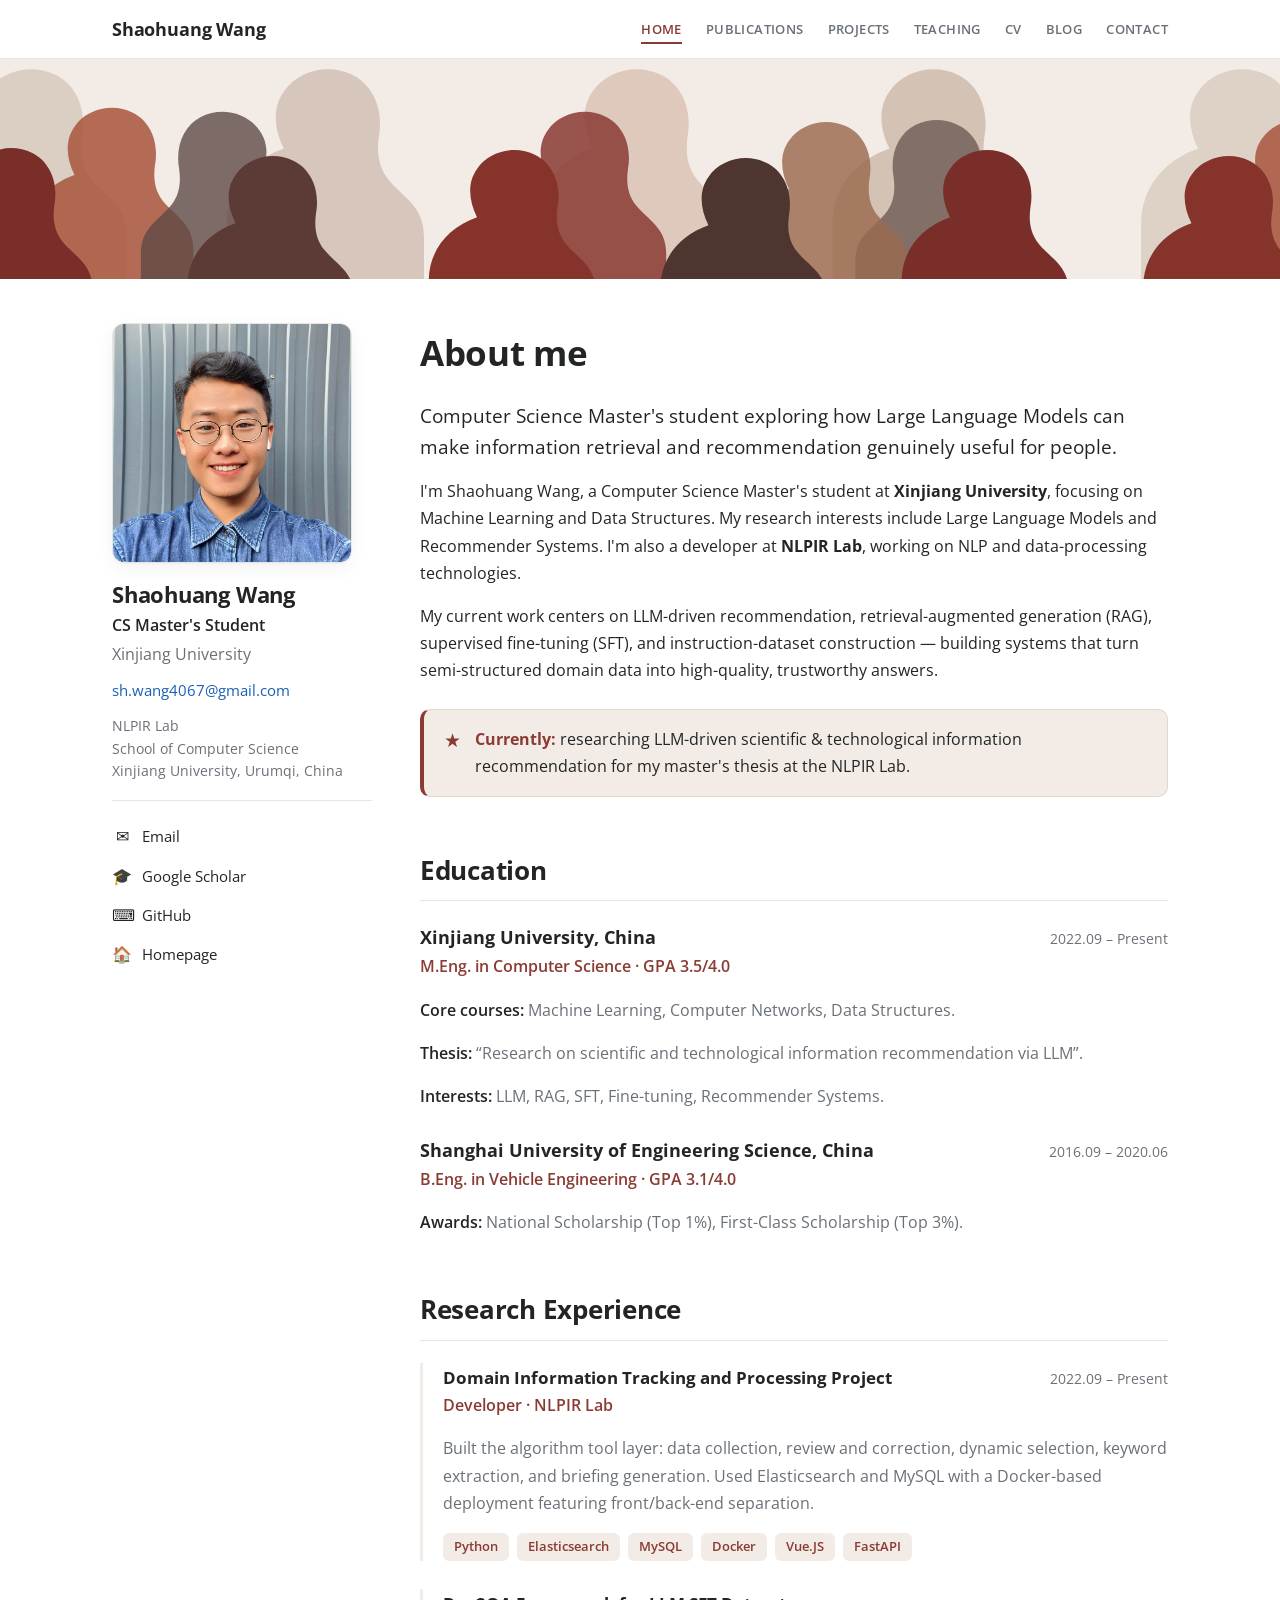
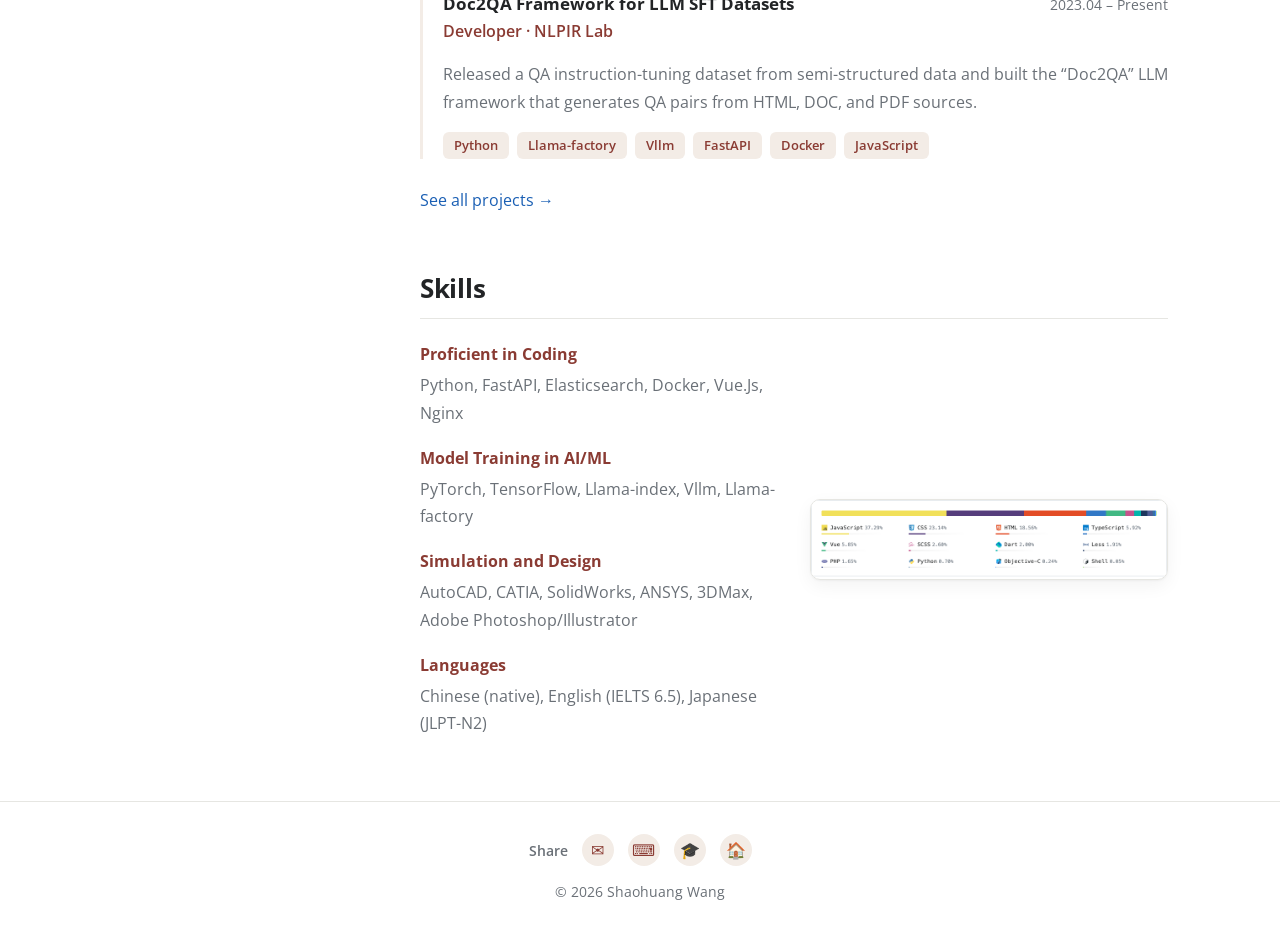
<file: index.html>
<!DOCTYPE html>
<html lang="en">
<head>
  <meta charset="UTF-8" />
  <meta name="viewport" content="width=device-width, initial-scale=1.0" />
  <title>Shaohuang Wang — Home</title>
  <meta name="description" content="Shaohuang Wang — Computer Science Master's student at Xinjiang University and developer at NLPIR Lab. Research on Large Language Models and Recommender Systems." />
  <meta name="author" content="Shaohuang Wang" />
  <link rel="icon" href="data:image/svg+xml,<svg xmlns=%22http://www.w3.org/2000/svg%22 viewBox=%220 0 100 100%22><text y=%22.9em%22 font-size=%2290%22>📘</text></svg>" />
  <link rel="preconnect" href="https://fonts.googleapis.com" />
  <link rel="preconnect" href="https://fonts.gstatic.com" crossorigin />
  <link href="https://fonts.googleapis.com/css2?family=Open+Sans:wght@400;700&display=swap" rel="stylesheet" />
  <link rel="stylesheet" href="css/style.css" />
</head>
<body>
  <!-- ===== Header bar ===== -->
  <header class="site-header" id="top">
    <div class="site-header-inner">
      <a class="brand" href="index.html">Shaohuang Wang</a>
      <input type="checkbox" id="nav-toggle" class="nav-toggle" aria-hidden="true" />
      <label for="nav-toggle" class="nav-burger" aria-label="Toggle navigation">
        <span></span><span></span><span></span>
      </label>
      <nav class="nav" aria-label="Primary">
        <ul class="nav-links">
          <li><a href="index.html" class="is-current" aria-current="page">Home</a></li>
          <li><a href="publications.html">Publications</a></li>
          <li><a href="projects.html">Projects</a></li>
          <li><a href="teaching.html">Teaching</a></li>
          <li><a href="cv.html">CV</a></li>
          <li><a href="blog.html">Blog</a></li>
          <li><a href="contact.html">Contact</a></li>
        </ul>
      </nav>
    </div>
  </header>

  <!-- ===== Full-width decorative banner ===== -->
  <div class="banner">
    <img src="static/banner.svg" alt="Decorative banner of overlapping human head-and-shoulders profile silhouettes in maroon and terracotta tones" />
  </div>

  <!-- ===== Two-column body ===== -->
  <div class="layout">
    <!-- ----- Left sidebar ----- -->
    <aside class="sidebar">
      <img class="sidebar-photo" src="static/self.jpeg" alt="Portrait of Shaohuang Wang" width="240" height="240" />
      <h1 class="sidebar-name">Shaohuang Wang</h1>
      <p class="sidebar-title">CS Master's Student</p>
      <p class="sidebar-affil">Xinjiang University</p>
      <p class="sidebar-email"><a href="mailto:sh.wang4067@gmail.com">sh.wang4067@gmail.com</a></p>
      <p class="sidebar-dept">
        NLPIR Lab<br />
        School of Computer Science<br />
        Xinjiang University, Urumqi, China
      </p>
      <ul class="social" aria-label="Profiles and contact">
        <li><a href="mailto:sh.wang4067@gmail.com"><span class="ico" aria-hidden="true">✉</span> Email</a></li>
        <li><a href="https://scholar.google.com" target="_blank" rel="noopener"><span class="ico" aria-hidden="true">🎓</span> Google Scholar</a></li>
        <li><a href="https://github.com/wdzhwsh4076" target="_blank" rel="noopener"><span class="ico" aria-hidden="true">⌨</span> GitHub</a></li>
        <li><a href="https://nicedata.eu.org" target="_blank" rel="noopener"><span class="ico" aria-hidden="true">🏠</span> Homepage</a></li>
      </ul>
    </aside>

    <!-- ----- Right main column ----- -->
    <main class="main">
      <!-- About -->
      <section class="block" id="about">
        <h2 class="about-title">About me</h2>
        <p class="lead">
          Computer Science Master's student exploring how Large Language Models can make
          information retrieval and recommendation genuinely useful for people.
        </p>
        <p>
          I'm Shaohuang Wang, a Computer Science Master's student at <strong>Xinjiang University</strong>,
          focusing on Machine Learning and Data Structures. My research interests include
          Large Language Models and Recommender Systems. I'm also a developer at
          <strong>NLPIR Lab</strong>, working on NLP and data-processing technologies.
        </p>
        <p>
          My current work centers on LLM-driven recommendation, retrieval-augmented generation (RAG),
          supervised fine-tuning (SFT), and instruction-dataset construction — building systems that
          turn semi-structured domain data into high-quality, trustworthy answers.
        </p>

        <div class="callout">
          <span class="callout-icon" aria-hidden="true">★</span>
          <p>
            <strong>Currently:</strong> researching LLM-driven scientific &amp; technological
            information recommendation for my master's thesis at the NLPIR Lab.
          </p>
        </div>
      </section>

      <!-- Education -->
      <section class="block" id="education">
        <h2 class="block-title">Education</h2>
        <div class="edu-item">
          <div class="edu-head">
            <h3>Xinjiang University, China</h3>
            <span class="edu-date">2022.09 &ndash; Present</span>
          </div>
          <p class="edu-degree">M.Eng. in Computer Science &middot; GPA 3.5/4.0</p>
          <p class="edu-detail"><strong>Core courses:</strong> Machine Learning, Computer Networks, Data Structures.</p>
          <p class="edu-detail"><strong>Thesis:</strong> &ldquo;Research on scientific and technological information recommendation via LLM&rdquo;.</p>
          <p class="edu-detail"><strong>Interests:</strong> LLM, RAG, SFT, Fine-tuning, Recommender Systems.</p>
        </div>
        <div class="edu-item">
          <div class="edu-head">
            <h3>Shanghai University of Engineering Science, China</h3>
            <span class="edu-date">2016.09 &ndash; 2020.06</span>
          </div>
          <p class="edu-degree">B.Eng. in Vehicle Engineering &middot; GPA 3.1/4.0</p>
          <p class="edu-detail"><strong>Awards:</strong> National Scholarship (Top 1%), First-Class Scholarship (Top 3%).</p>
        </div>
      </section>

      <!-- Research Experience -->
      <section class="block" id="research">
        <h2 class="block-title">Research Experience</h2>
        <div class="exp-item">
          <div class="exp-head">
            <h3>Domain Information Tracking and Processing Project</h3>
            <span class="exp-date">2022.09 &ndash; Present</span>
          </div>
          <p class="exp-role">Developer &middot; NLPIR Lab</p>
          <p class="exp-detail">
            Built the algorithm tool layer: data collection, review and correction, dynamic selection,
            keyword extraction, and briefing generation. Used Elasticsearch and MySQL with a
            Docker-based deployment featuring front/back-end separation.
          </p>
          <ul class="tag-row" aria-label="Tech stack">
            <li>Python</li><li>Elasticsearch</li><li>MySQL</li><li>Docker</li><li>Vue.JS</li><li>FastAPI</li>
          </ul>
        </div>
        <div class="exp-item">
          <div class="exp-head">
            <h3>Doc2QA Framework for LLM SFT Datasets</h3>
            <span class="exp-date">2023.04 &ndash; Present</span>
          </div>
          <p class="exp-role">Developer &middot; NLPIR Lab</p>
          <p class="exp-detail">
            Released a QA instruction-tuning dataset from semi-structured data and built the
            &ldquo;Doc2QA&rdquo; LLM framework that generates QA pairs from HTML, DOC, and PDF sources.
          </p>
          <ul class="tag-row" aria-label="Tech stack">
            <li>Python</li><li>Llama-factory</li><li>Vllm</li><li>FastAPI</li><li>Docker</li><li>JavaScript</li>
          </ul>
        </div>
        <p><a href="projects.html">See all projects &rarr;</a></p>
      </section>

      <!-- Skills -->
      <section class="block" id="skills">
        <h2 class="block-title">Skills</h2>
        <div class="skills-grid">
          <div class="skills-text">
            <div class="skill-block">
              <h3>Proficient in Coding</h3>
              <p>Python, FastAPI, Elasticsearch, Docker, Vue.Js, Nginx</p>
            </div>
            <div class="skill-block">
              <h3>Model Training in AI/ML</h3>
              <p>PyTorch, TensorFlow, Llama-index, Vllm, Llama-factory</p>
            </div>
            <div class="skill-block">
              <h3>Simulation and Design</h3>
              <p>AutoCAD, CATIA, SolidWorks, ANSYS, 3DMax, Adobe Photoshop/Illustrator</p>
            </div>
            <div class="skill-block">
              <h3>Languages</h3>
              <p>Chinese (native), English (IELTS 6.5), Japanese (JLPT-N2)</p>
            </div>
          </div>
          <figure class="skills-figure">
            <img src="static/stack.png" alt="Diagram of Shaohuang Wang's technical skill stack" loading="lazy" />
          </figure>
        </div>
      </section>
    </main>
  </div>

  <!-- ===== Footer ===== -->
  <footer class="footer">
    <div class="footer-share" aria-label="Share and profiles">
      <span class="footer-share-label">Share</span>
      <a href="mailto:sh.wang4067@gmail.com" aria-label="Email">✉</a>
      <a href="https://github.com/wdzhwsh4076" target="_blank" rel="noopener" aria-label="GitHub">⌨</a>
      <a href="https://scholar.google.com" target="_blank" rel="noopener" aria-label="Google Scholar">🎓</a>
      <a href="https://nicedata.eu.org" target="_blank" rel="noopener" aria-label="Homepage">🏠</a>
    </div>
    <p class="footer-copy">&copy; <span id="year">2026</span> Shaohuang Wang</p>
  </footer>

  <script src="js/main.js"></script>
</body>
</html>
</file>
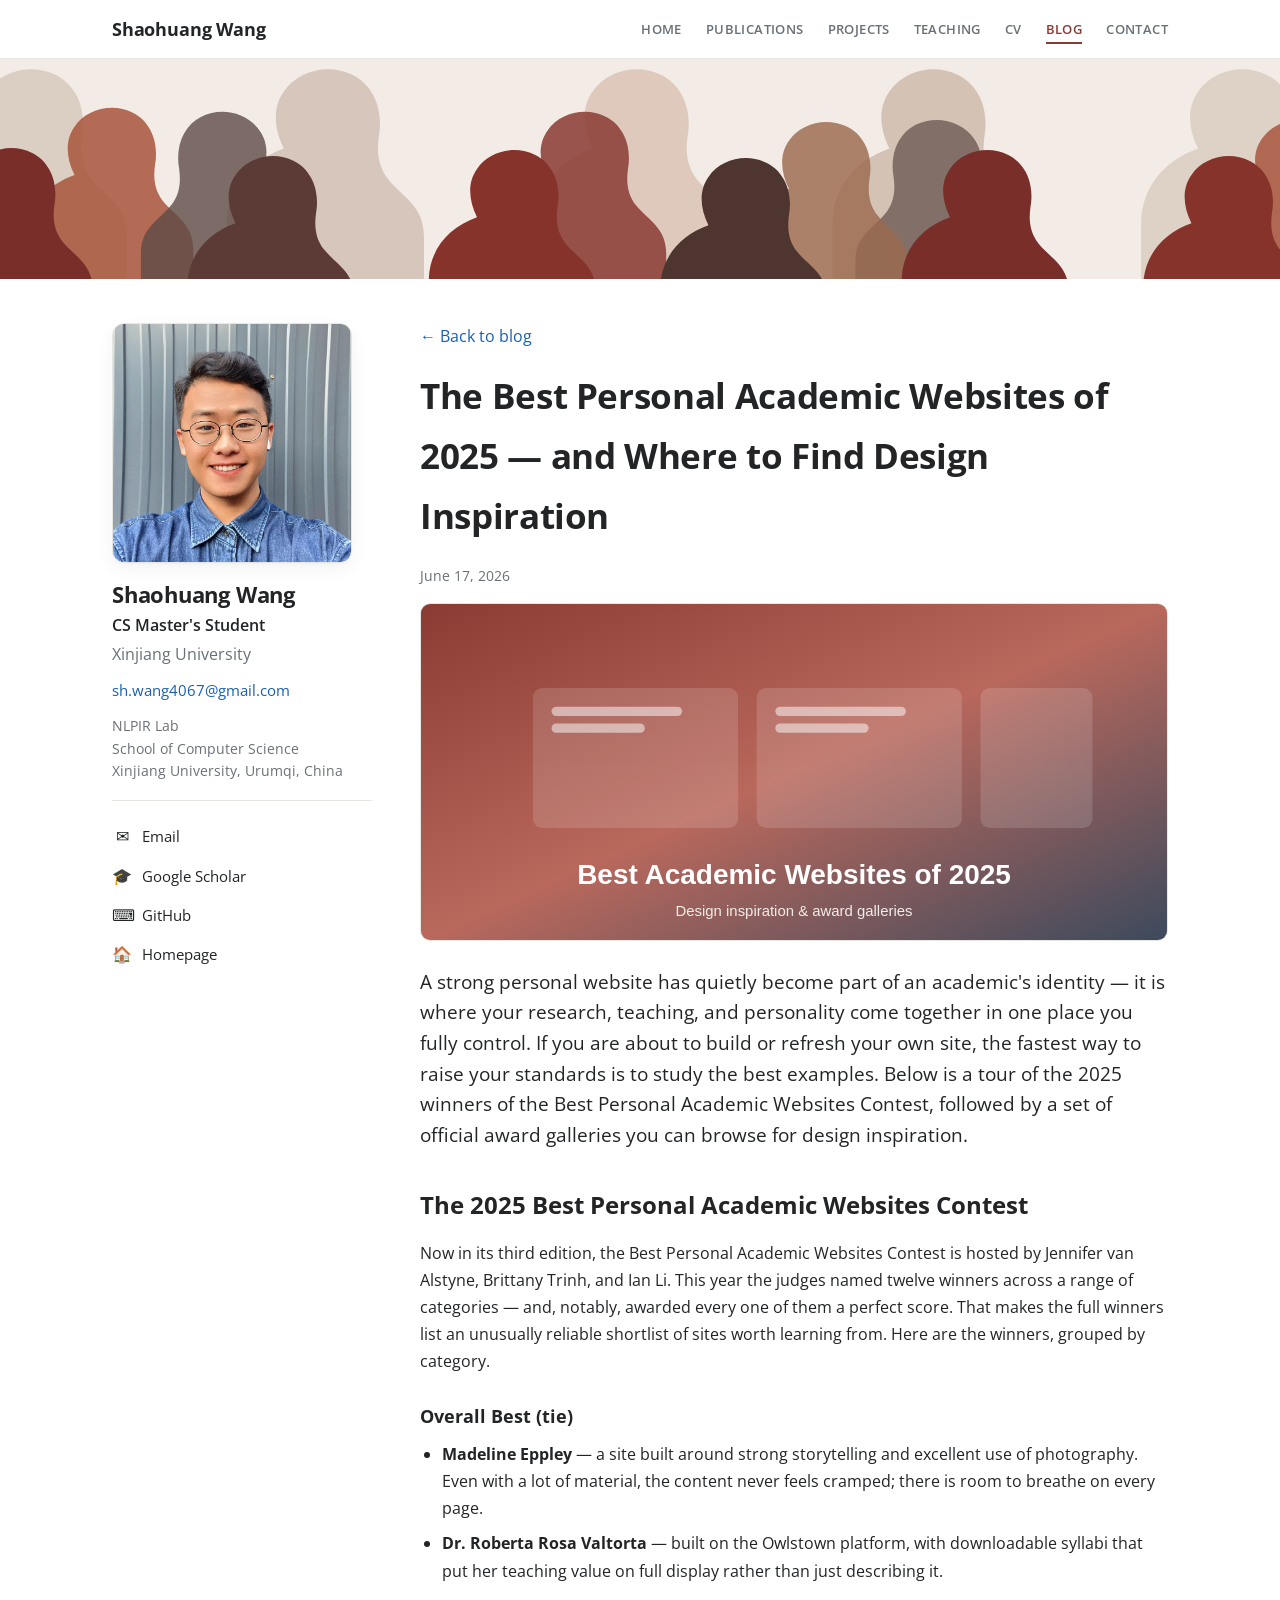
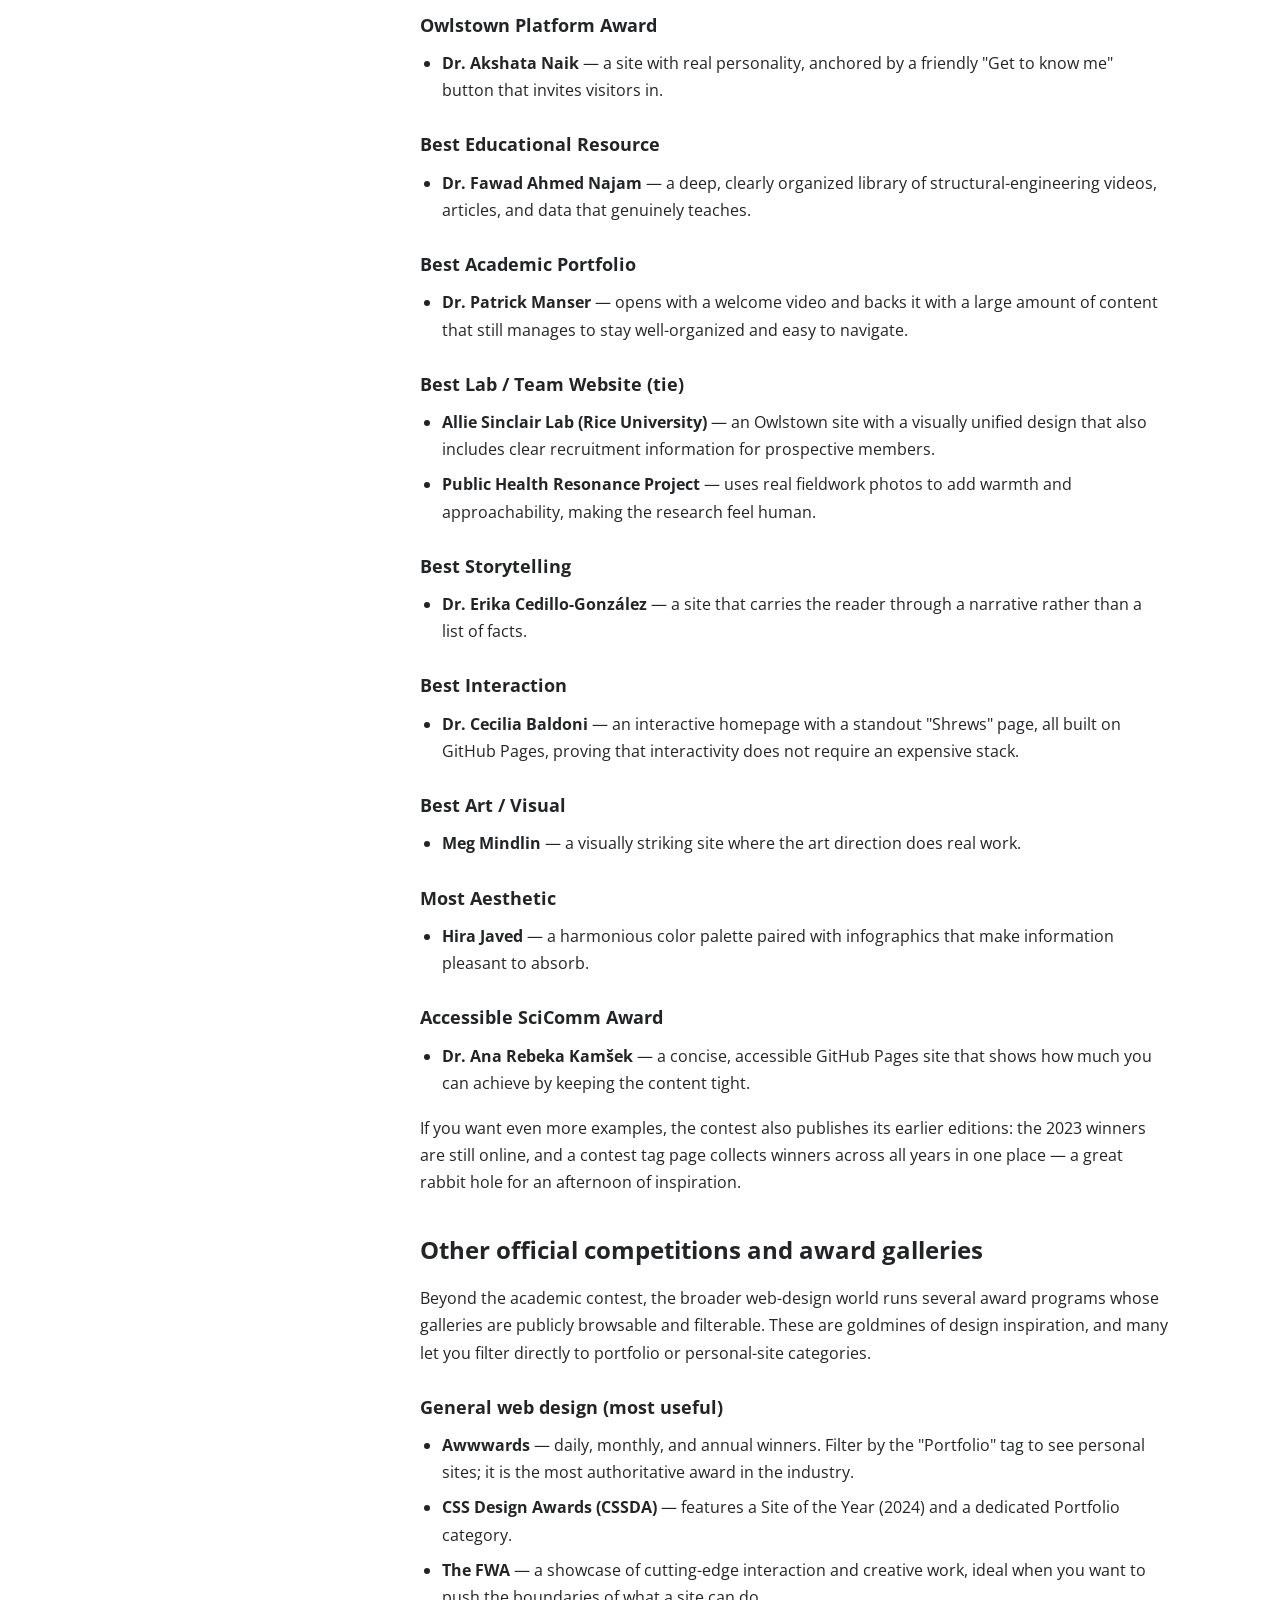
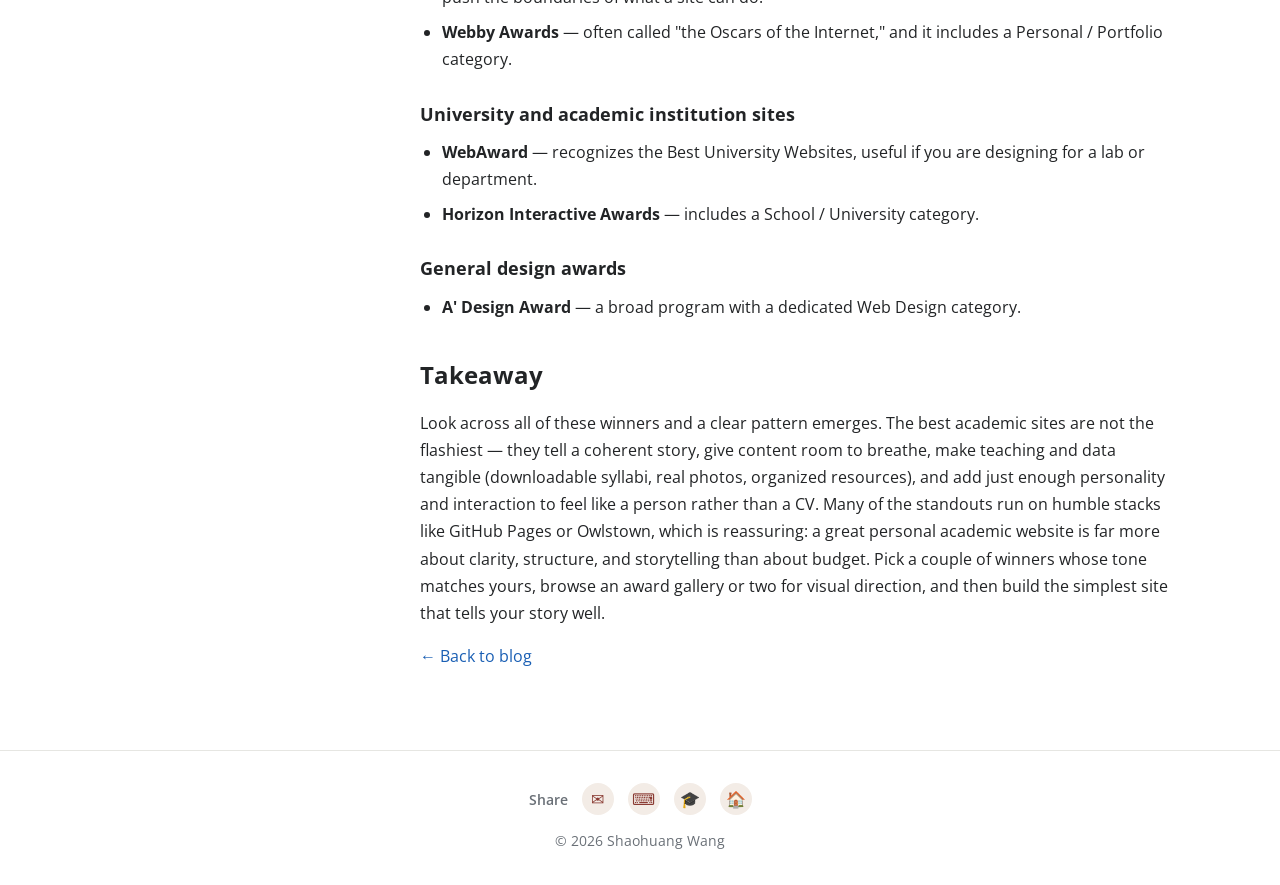
<file: blog-best-academic-websites-2025.html>
<!DOCTYPE html>
<html lang="en">
<head>
  <meta charset="UTF-8" />
  <meta name="viewport" content="width=device-width, initial-scale=1.0" />
  <title>The Best Personal Academic Websites of 2025 — Shaohuang Wang</title>
  <meta name="description" content="A guide to the 2025 Best Personal Academic Websites Contest winners and the official design-award galleries that make great inspiration for your own academic site." />
  <meta name="author" content="Shaohuang Wang" />
  <link rel="icon" href="data:image/svg+xml,<svg xmlns=%22http://www.w3.org/2000/svg%22 viewBox=%220 0 100 100%22><text y=%22.9em%22 font-size=%2290%22>📘</text></svg>" />
  <link rel="preconnect" href="https://fonts.googleapis.com" />
  <link rel="preconnect" href="https://fonts.gstatic.com" crossorigin />
  <link href="https://fonts.googleapis.com/css2?family=Open+Sans:wght@400;700&display=swap" rel="stylesheet" />
  <link rel="stylesheet" href="css/style.css" />
</head>
<body>
  <!-- ===== Header bar ===== -->
  <header class="site-header" id="top">
    <div class="site-header-inner">
      <a class="brand" href="index.html">Shaohuang Wang</a>
      <input type="checkbox" id="nav-toggle" class="nav-toggle" aria-hidden="true" />
      <label for="nav-toggle" class="nav-burger" aria-label="Toggle navigation">
        <span></span><span></span><span></span>
      </label>
      <nav class="nav" aria-label="Primary">
        <ul class="nav-links">
          <li><a href="index.html">Home</a></li>
          <li><a href="publications.html">Publications</a></li>
          <li><a href="projects.html">Projects</a></li>
          <li><a href="teaching.html">Teaching</a></li>
          <li><a href="cv.html">CV</a></li>
          <li><a href="blog.html" class="is-current" aria-current="page">Blog</a></li>
          <li><a href="contact.html">Contact</a></li>
        </ul>
      </nav>
    </div>
  </header>

  <!-- ===== Full-width decorative banner ===== -->
  <div class="banner">
    <img src="static/banner.svg" alt="Decorative banner of overlapping human head-and-shoulders profile silhouettes in maroon and terracotta tones" />
  </div>

  <!-- ===== Two-column body ===== -->
  <div class="layout">
    <!-- ----- Left sidebar ----- -->
    <aside class="sidebar">
      <img class="sidebar-photo" src="static/self.jpeg" alt="Portrait of Shaohuang Wang" width="240" height="240" />
      <p class="sidebar-name">Shaohuang Wang</p>
      <p class="sidebar-title">CS Master's Student</p>
      <p class="sidebar-affil">Xinjiang University</p>
      <p class="sidebar-email"><a href="mailto:sh.wang4067@gmail.com">sh.wang4067@gmail.com</a></p>
      <p class="sidebar-dept">
        NLPIR Lab<br />
        School of Computer Science<br />
        Xinjiang University, Urumqi, China
      </p>
      <ul class="social" aria-label="Profiles and contact">
        <li><a href="mailto:sh.wang4067@gmail.com"><span class="ico" aria-hidden="true">✉</span> Email</a></li>
        <li><a href="https://scholar.google.com" target="_blank" rel="noopener"><span class="ico" aria-hidden="true">🎓</span> Google Scholar</a></li>
        <li><a href="https://github.com/wdzhwsh4076" target="_blank" rel="noopener"><span class="ico" aria-hidden="true">⌨</span> GitHub</a></li>
        <li><a href="https://nicedata.eu.org" target="_blank" rel="noopener"><span class="ico" aria-hidden="true">🏠</span> Homepage</a></li>
      </ul>
    </aside>

    <!-- ----- Right main column ----- -->
    <main class="main">
      <article class="block article">
        <p><a href="blog.html">&larr; Back to blog</a></p>
        <h1 class="about-title">The Best Personal Academic Websites of 2025 — and Where to Find Design Inspiration</h1>
        <p class="post-date">June 17, 2026</p>

        <div class="article-cover">
          <img src="static/blog-cover.svg" alt="Illustration of academic website cards under the heading 'Best Academic Websites of 2025'" />
        </div>

        <p class="lead">
          A strong personal website has quietly become part of an academic's identity — it is where
          your research, teaching, and personality come together in one place you fully control. If
          you are about to build or refresh your own site, the fastest way to raise your standards is
          to study the best examples. Below is a tour of the 2025 winners of the Best Personal
          Academic Websites Contest, followed by a set of official award galleries you can browse for
          design inspiration.
        </p>

        <h2>The 2025 Best Personal Academic Websites Contest</h2>
        <p>
          Now in its third edition, the Best Personal Academic Websites Contest is hosted by
          Jennifer van Alstyne, Brittany Trinh, and Ian Li. This year the judges named twelve
          winners across a range of categories — and, notably, awarded every one of them a perfect
          score. That makes the full winners list an unusually reliable shortlist of sites worth
          learning from. Here are the winners, grouped by category.
        </p>

        <h3>Overall Best (tie)</h3>
        <ul>
          <li>
            <strong>Madeline Eppley</strong> — a site built around strong storytelling and excellent
            use of photography. Even with a lot of material, the content never feels cramped; there
            is room to breathe on every page.
          </li>
          <li>
            <strong>Dr. Roberta Rosa Valtorta</strong> — built on the Owlstown platform, with
            downloadable syllabi that put her teaching value on full display rather than just
            describing it.
          </li>
        </ul>

        <h3>Owlstown Platform Award</h3>
        <ul>
          <li>
            <strong>Dr. Akshata Naik</strong> — a site with real personality, anchored by a friendly
            "Get to know me" button that invites visitors in.
          </li>
        </ul>

        <h3>Best Educational Resource</h3>
        <ul>
          <li>
            <strong>Dr. Fawad Ahmed Najam</strong> — a deep, clearly organized library of
            structural-engineering videos, articles, and data that genuinely teaches.
          </li>
        </ul>

        <h3>Best Academic Portfolio</h3>
        <ul>
          <li>
            <strong>Dr. Patrick Manser</strong> — opens with a welcome video and backs it with a
            large amount of content that still manages to stay well-organized and easy to navigate.
          </li>
        </ul>

        <h3>Best Lab / Team Website (tie)</h3>
        <ul>
          <li>
            <strong>Allie Sinclair Lab (Rice University)</strong> — an Owlstown site with a visually
            unified design that also includes clear recruitment information for prospective members.
          </li>
          <li>
            <strong>Public Health Resonance Project</strong> — uses real fieldwork photos to add
            warmth and approachability, making the research feel human.
          </li>
        </ul>

        <h3>Best Storytelling</h3>
        <ul>
          <li><strong>Dr. Erika Cedillo-González</strong> — a site that carries the reader through a narrative rather than a list of facts.</li>
        </ul>

        <h3>Best Interaction</h3>
        <ul>
          <li>
            <strong>Dr. Cecilia Baldoni</strong> — an interactive homepage with a standout "Shrews"
            page, all built on GitHub Pages, proving that interactivity does not require an expensive
            stack.
          </li>
        </ul>

        <h3>Best Art / Visual</h3>
        <ul>
          <li><strong>Meg Mindlin</strong> — a visually striking site where the art direction does real work.</li>
        </ul>

        <h3>Most Aesthetic</h3>
        <ul>
          <li><strong>Hira Javed</strong> — a harmonious color palette paired with infographics that make information pleasant to absorb.</li>
        </ul>

        <h3>Accessible SciComm Award</h3>
        <ul>
          <li>
            <strong>Dr. Ana Rebeka Kamšek</strong> — a concise, accessible GitHub Pages site that
            shows how much you can achieve by keeping the content tight.
          </li>
        </ul>

        <p>
          If you want even more examples, the contest also publishes its earlier editions: the 2023
          winners are still online, and a contest tag page collects winners across all years in one
          place — a great rabbit hole for an afternoon of inspiration.
        </p>

        <h2>Other official competitions and award galleries</h2>
        <p>
          Beyond the academic contest, the broader web-design world runs several award programs whose
          galleries are publicly browsable and filterable. These are goldmines of design inspiration,
          and many let you filter directly to portfolio or personal-site categories.
        </p>

        <h3>General web design (most useful)</h3>
        <ul>
          <li>
            <strong>Awwwards</strong> — daily, monthly, and annual winners. Filter by the "Portfolio"
            tag to see personal sites; it is the most authoritative award in the industry.
          </li>
          <li>
            <strong>CSS Design Awards (CSSDA)</strong> — features a Site of the Year (2024) and a
            dedicated Portfolio category.
          </li>
          <li>
            <strong>The FWA</strong> — a showcase of cutting-edge interaction and creative work, ideal
            when you want to push the boundaries of what a site can do.
          </li>
          <li>
            <strong>Webby Awards</strong> — often called "the Oscars of the Internet," and it includes
            a Personal / Portfolio category.
          </li>
        </ul>

        <h3>University and academic institution sites</h3>
        <ul>
          <li><strong>WebAward</strong> — recognizes the Best University Websites, useful if you are designing for a lab or department.</li>
          <li><strong>Horizon Interactive Awards</strong> — includes a School / University category.</li>
        </ul>

        <h3>General design awards</h3>
        <ul>
          <li><strong>A' Design Award</strong> — a broad program with a dedicated Web Design category.</li>
        </ul>

        <h2>Takeaway</h2>
        <p>
          Look across all of these winners and a clear pattern emerges. The best academic sites are
          not the flashiest — they tell a coherent story, give content room to breathe, make teaching
          and data tangible (downloadable syllabi, real photos, organized resources), and add just
          enough personality and interaction to feel like a person rather than a CV. Many of the
          standouts run on humble stacks like GitHub Pages or Owlstown, which is reassuring: a great
          personal academic website is far more about clarity, structure, and storytelling than about
          budget. Pick a couple of winners whose tone matches yours, browse an award gallery or two
          for visual direction, and then build the simplest site that tells your story well.
        </p>

        <p><a href="blog.html">&larr; Back to blog</a></p>
      </article>
    </main>
  </div>

  <!-- ===== Footer ===== -->
  <footer class="footer">
    <div class="footer-share" aria-label="Share and profiles">
      <span class="footer-share-label">Share</span>
      <a href="mailto:sh.wang4067@gmail.com" aria-label="Email">✉</a>
      <a href="https://github.com/wdzhwsh4076" target="_blank" rel="noopener" aria-label="GitHub">⌨</a>
      <a href="https://scholar.google.com" target="_blank" rel="noopener" aria-label="Google Scholar">🎓</a>
      <a href="https://nicedata.eu.org" target="_blank" rel="noopener" aria-label="Homepage">🏠</a>
    </div>
    <p class="footer-copy">&copy; <span id="year">2026</span> Shaohuang Wang</p>
  </footer>

  <script src="js/main.js"></script>
</body>
</html>
</file>
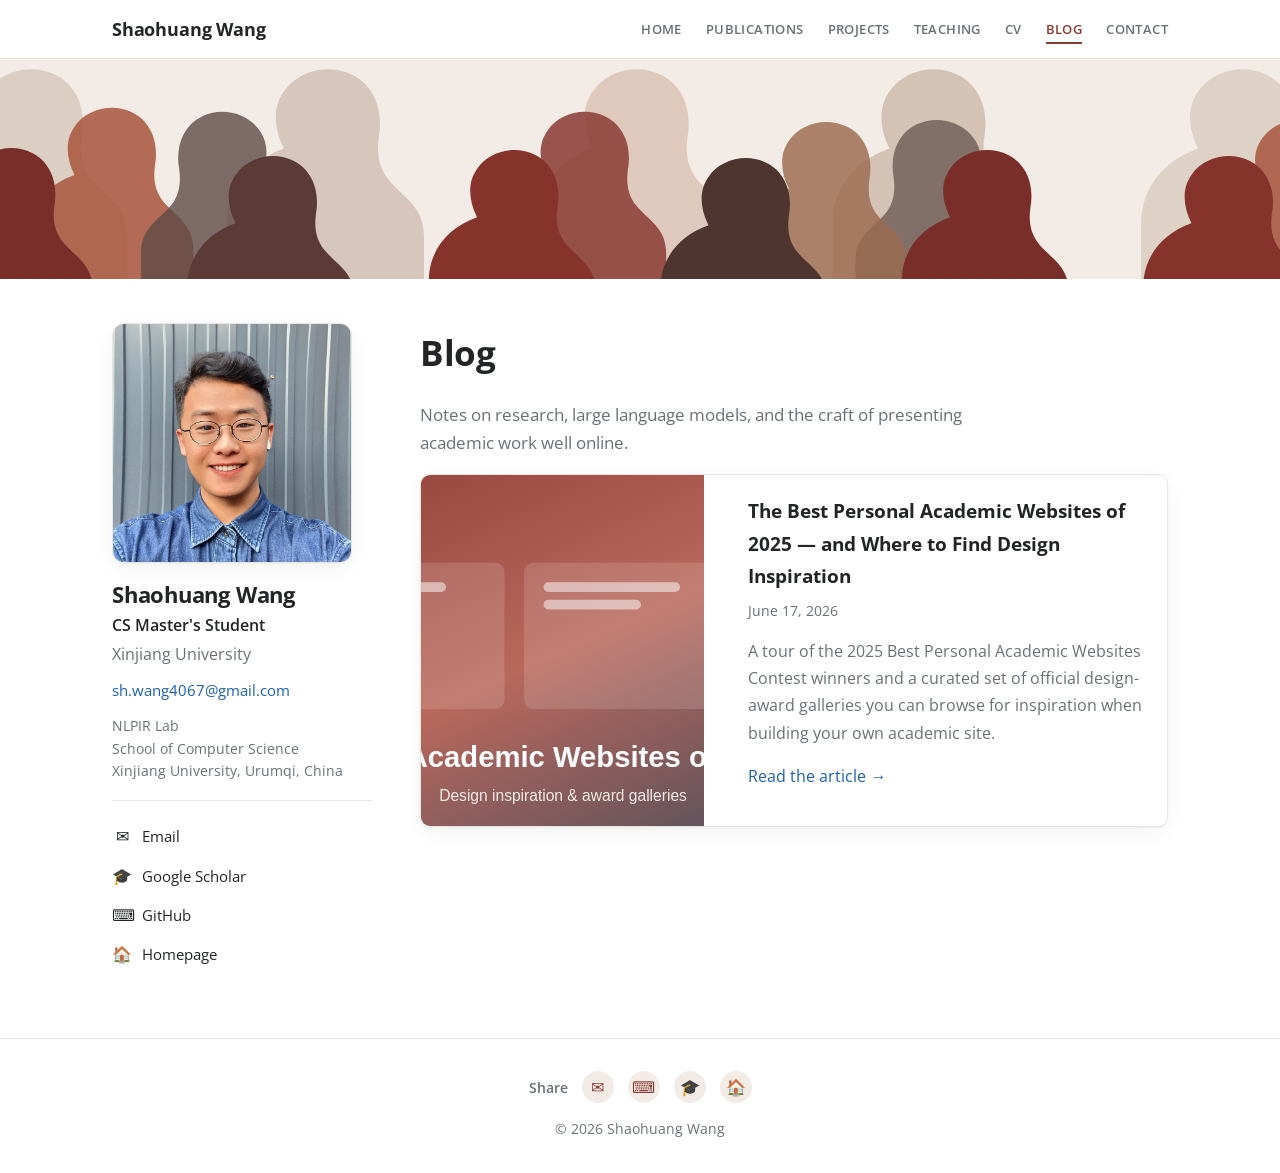
<file: blog.html>
<!DOCTYPE html>
<html lang="en">
<head>
  <meta charset="UTF-8" />
  <meta name="viewport" content="width=device-width, initial-scale=1.0" />
  <title>Blog — Shaohuang Wang</title>
  <meta name="description" content="Writing by Shaohuang Wang on research, large language models, and building strong personal academic websites." />
  <meta name="author" content="Shaohuang Wang" />
  <link rel="icon" href="data:image/svg+xml,<svg xmlns=%22http://www.w3.org/2000/svg%22 viewBox=%220 0 100 100%22><text y=%22.9em%22 font-size=%2290%22>📘</text></svg>" />
  <link rel="preconnect" href="https://fonts.googleapis.com" />
  <link rel="preconnect" href="https://fonts.gstatic.com" crossorigin />
  <link href="https://fonts.googleapis.com/css2?family=Open+Sans:wght@400;700&display=swap" rel="stylesheet" />
  <link rel="stylesheet" href="css/style.css" />
</head>
<body>
  <!-- ===== Header bar ===== -->
  <header class="site-header" id="top">
    <div class="site-header-inner">
      <a class="brand" href="index.html">Shaohuang Wang</a>
      <input type="checkbox" id="nav-toggle" class="nav-toggle" aria-hidden="true" />
      <label for="nav-toggle" class="nav-burger" aria-label="Toggle navigation">
        <span></span><span></span><span></span>
      </label>
      <nav class="nav" aria-label="Primary">
        <ul class="nav-links">
          <li><a href="index.html">Home</a></li>
          <li><a href="publications.html">Publications</a></li>
          <li><a href="projects.html">Projects</a></li>
          <li><a href="teaching.html">Teaching</a></li>
          <li><a href="cv.html">CV</a></li>
          <li><a href="blog.html" class="is-current" aria-current="page">Blog</a></li>
          <li><a href="contact.html">Contact</a></li>
        </ul>
      </nav>
    </div>
  </header>

  <!-- ===== Full-width decorative banner ===== -->
  <div class="banner">
    <img src="static/banner.svg" alt="Decorative banner of overlapping human head-and-shoulders profile silhouettes in maroon and terracotta tones" />
  </div>

  <!-- ===== Two-column body ===== -->
  <div class="layout">
    <!-- ----- Left sidebar ----- -->
    <aside class="sidebar">
      <img class="sidebar-photo" src="static/self.jpeg" alt="Portrait of Shaohuang Wang" width="240" height="240" />
      <p class="sidebar-name">Shaohuang Wang</p>
      <p class="sidebar-title">CS Master's Student</p>
      <p class="sidebar-affil">Xinjiang University</p>
      <p class="sidebar-email"><a href="mailto:sh.wang4067@gmail.com">sh.wang4067@gmail.com</a></p>
      <p class="sidebar-dept">
        NLPIR Lab<br />
        School of Computer Science<br />
        Xinjiang University, Urumqi, China
      </p>
      <ul class="social" aria-label="Profiles and contact">
        <li><a href="mailto:sh.wang4067@gmail.com"><span class="ico" aria-hidden="true">✉</span> Email</a></li>
        <li><a href="https://scholar.google.com" target="_blank" rel="noopener"><span class="ico" aria-hidden="true">🎓</span> Google Scholar</a></li>
        <li><a href="https://github.com/wdzhwsh4076" target="_blank" rel="noopener"><span class="ico" aria-hidden="true">⌨</span> GitHub</a></li>
        <li><a href="https://nicedata.eu.org" target="_blank" rel="noopener"><span class="ico" aria-hidden="true">🏠</span> Homepage</a></li>
      </ul>
    </aside>

    <!-- ----- Right main column ----- -->
    <main class="main">
      <section class="block">
        <h1 class="about-title">Blog</h1>
        <p class="page-intro">
          Notes on research, large language models, and the craft of presenting academic work
          well online.
        </p>

        <ul class="post-list">
          <li class="post-card">
            <a class="post-card-media" href="blog-best-academic-websites-2025.html" aria-hidden="true" tabindex="-1">
              <img src="static/blog-cover.svg" alt="Cover image for the article on the best personal academic websites of 2025" loading="lazy" />
            </a>
            <div class="post-card-body">
              <h3><a href="blog-best-academic-websites-2025.html">The Best Personal Academic Websites of 2025 — and Where to Find Design Inspiration</a></h3>
              <p class="post-date">June 17, 2026</p>
              <p class="post-excerpt">
                A tour of the 2025 Best Personal Academic Websites Contest winners and a curated set
                of official design-award galleries you can browse for inspiration when building your
                own academic site.
              </p>
              <p><a href="blog-best-academic-websites-2025.html">Read the article &rarr;</a></p>
            </div>
          </li>
        </ul>
      </section>
    </main>
  </div>

  <!-- ===== Footer ===== -->
  <footer class="footer">
    <div class="footer-share" aria-label="Share and profiles">
      <span class="footer-share-label">Share</span>
      <a href="mailto:sh.wang4067@gmail.com" aria-label="Email">✉</a>
      <a href="https://github.com/wdzhwsh4076" target="_blank" rel="noopener" aria-label="GitHub">⌨</a>
      <a href="https://scholar.google.com" target="_blank" rel="noopener" aria-label="Google Scholar">🎓</a>
      <a href="https://nicedata.eu.org" target="_blank" rel="noopener" aria-label="Homepage">🏠</a>
    </div>
    <p class="footer-copy">&copy; <span id="year">2026</span> Shaohuang Wang</p>
  </footer>

  <script src="js/main.js"></script>
</body>
</html>
</file>
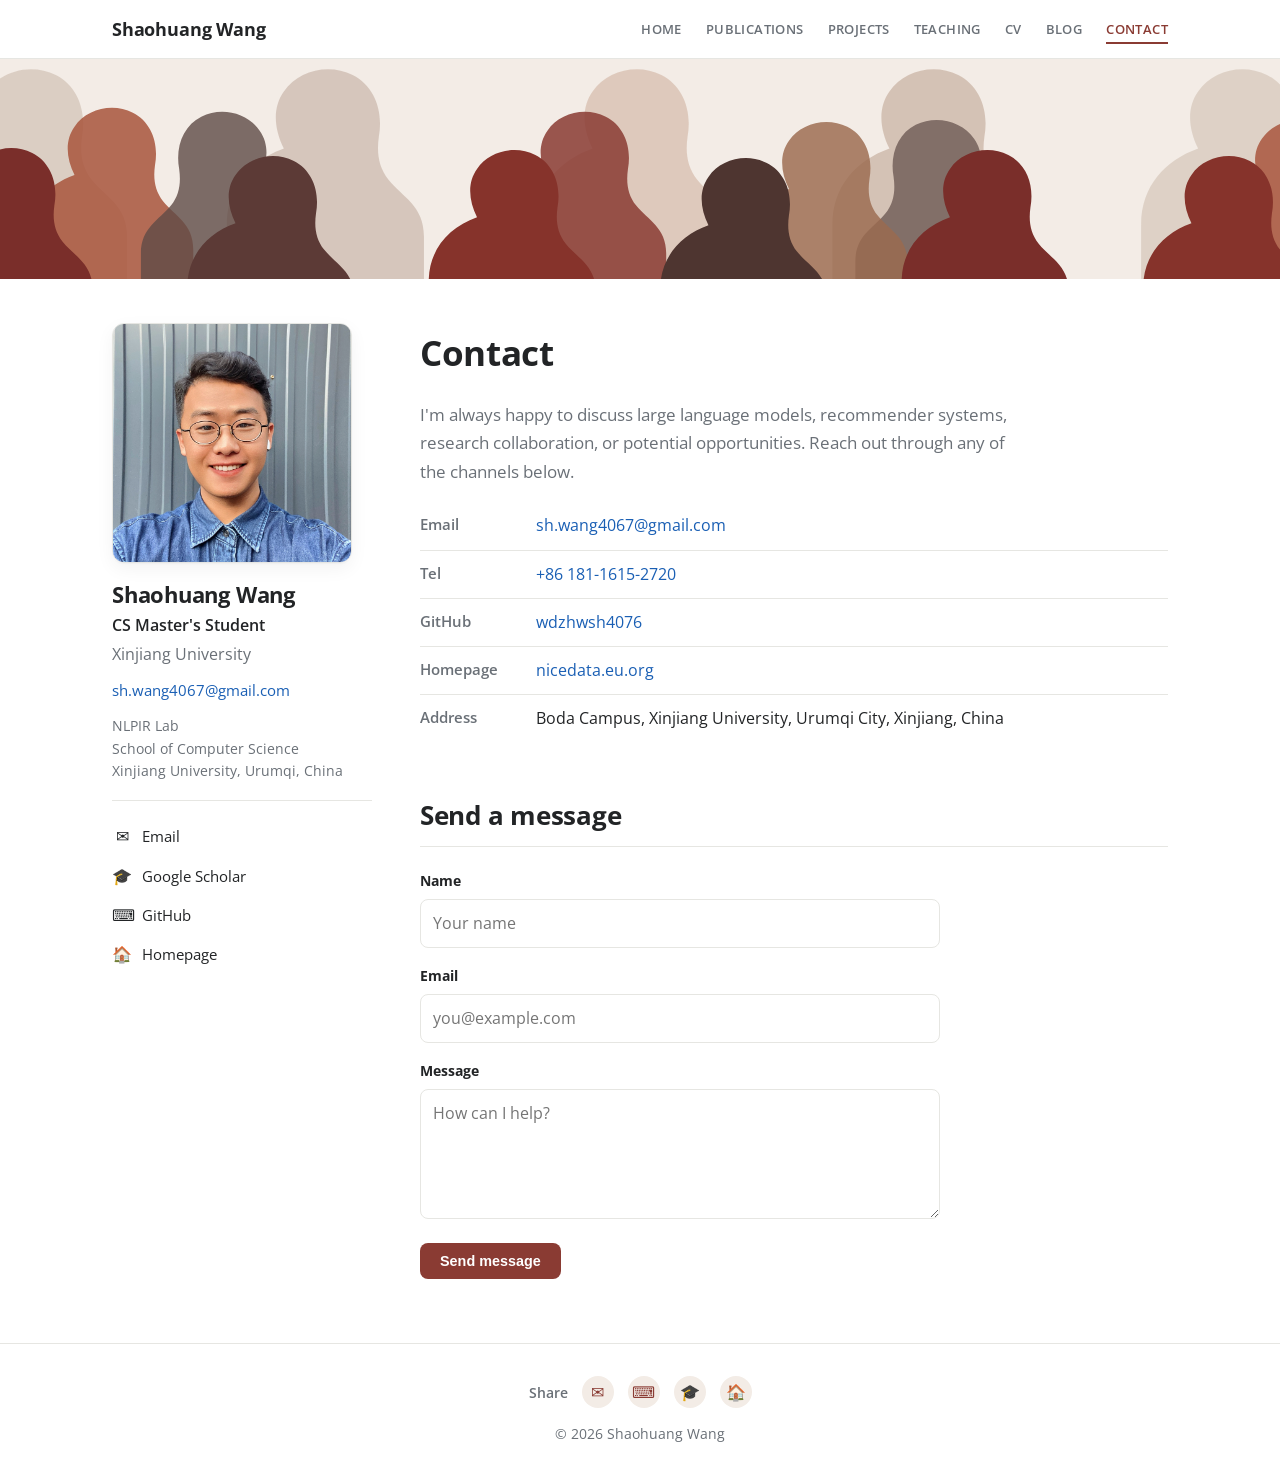
<file: contact.html>
<!DOCTYPE html>
<html lang="en">
<head>
  <meta charset="UTF-8" />
  <meta name="viewport" content="width=device-width, initial-scale=1.0" />
  <title>Contact — Shaohuang Wang</title>
  <meta name="description" content="Get in touch with Shaohuang Wang — email, phone, GitHub, homepage, and campus address, plus a contact form." />
  <meta name="author" content="Shaohuang Wang" />
  <link rel="icon" href="data:image/svg+xml,<svg xmlns=%22http://www.w3.org/2000/svg%22 viewBox=%220 0 100 100%22><text y=%22.9em%22 font-size=%2290%22>📘</text></svg>" />
  <link rel="preconnect" href="https://fonts.googleapis.com" />
  <link rel="preconnect" href="https://fonts.gstatic.com" crossorigin />
  <link href="https://fonts.googleapis.com/css2?family=Open+Sans:wght@400;700&display=swap" rel="stylesheet" />
  <link rel="stylesheet" href="css/style.css" />
</head>
<body>
  <!-- ===== Header bar ===== -->
  <header class="site-header" id="top">
    <div class="site-header-inner">
      <a class="brand" href="index.html">Shaohuang Wang</a>
      <input type="checkbox" id="nav-toggle" class="nav-toggle" aria-hidden="true" />
      <label for="nav-toggle" class="nav-burger" aria-label="Toggle navigation">
        <span></span><span></span><span></span>
      </label>
      <nav class="nav" aria-label="Primary">
        <ul class="nav-links">
          <li><a href="index.html">Home</a></li>
          <li><a href="publications.html">Publications</a></li>
          <li><a href="projects.html">Projects</a></li>
          <li><a href="teaching.html">Teaching</a></li>
          <li><a href="cv.html">CV</a></li>
          <li><a href="blog.html">Blog</a></li>
          <li><a href="contact.html" class="is-current" aria-current="page">Contact</a></li>
        </ul>
      </nav>
    </div>
  </header>

  <!-- ===== Full-width decorative banner ===== -->
  <div class="banner">
    <img src="static/banner.svg" alt="Decorative banner of overlapping human head-and-shoulders profile silhouettes in maroon and terracotta tones" />
  </div>

  <!-- ===== Two-column body ===== -->
  <div class="layout">
    <!-- ----- Left sidebar ----- -->
    <aside class="sidebar">
      <img class="sidebar-photo" src="static/self.jpeg" alt="Portrait of Shaohuang Wang" width="240" height="240" />
      <p class="sidebar-name">Shaohuang Wang</p>
      <p class="sidebar-title">CS Master's Student</p>
      <p class="sidebar-affil">Xinjiang University</p>
      <p class="sidebar-email"><a href="mailto:sh.wang4067@gmail.com">sh.wang4067@gmail.com</a></p>
      <p class="sidebar-dept">
        NLPIR Lab<br />
        School of Computer Science<br />
        Xinjiang University, Urumqi, China
      </p>
      <ul class="social" aria-label="Profiles and contact">
        <li><a href="mailto:sh.wang4067@gmail.com"><span class="ico" aria-hidden="true">✉</span> Email</a></li>
        <li><a href="https://scholar.google.com" target="_blank" rel="noopener"><span class="ico" aria-hidden="true">🎓</span> Google Scholar</a></li>
        <li><a href="https://github.com/wdzhwsh4076" target="_blank" rel="noopener"><span class="ico" aria-hidden="true">⌨</span> GitHub</a></li>
        <li><a href="https://nicedata.eu.org" target="_blank" rel="noopener"><span class="ico" aria-hidden="true">🏠</span> Homepage</a></li>
      </ul>
    </aside>

    <!-- ----- Right main column ----- -->
    <main class="main">
      <section class="block">
        <h1 class="about-title">Contact</h1>
        <p class="page-intro">
          I'm always happy to discuss large language models, recommender systems, research
          collaboration, or potential opportunities. Reach out through any of the channels below.
        </p>
        <ul class="contact-list">
          <li><span class="contact-label">Email</span><a href="mailto:sh.wang4067@gmail.com">sh.wang4067@gmail.com</a></li>
          <li><span class="contact-label">Tel</span><a href="tel:+8618116152720">+86 181-1615-2720</a></li>
          <li><span class="contact-label">GitHub</span><a href="https://github.com/wdzhwsh4076" target="_blank" rel="noopener">wdzhwsh4076</a></li>
          <li><span class="contact-label">Homepage</span><a href="https://nicedata.eu.org" target="_blank" rel="noopener">nicedata.eu.org</a></li>
          <li><span class="contact-label">Address</span><span>Boda Campus, Xinjiang University, Urumqi City, Xinjiang, China</span></li>
        </ul>
      </section>

      <section class="block">
        <h2 class="block-title">Send a message</h2>
        <form class="contact-form" action="#" method="post">
          <div class="field">
            <label for="cf-name">Name</label>
            <input type="text" id="cf-name" name="name" placeholder="Your name" required />
          </div>
          <div class="field">
            <label for="cf-email">Email</label>
            <input type="email" id="cf-email" name="email" placeholder="you@example.com" required />
          </div>
          <div class="field">
            <label for="cf-message">Message</label>
            <textarea id="cf-message" name="message" placeholder="How can I help?" required></textarea>
          </div>
          <button type="submit" class="btn">Send message</button>
        </form>
      </section>
    </main>
  </div>

  <!-- ===== Footer ===== -->
  <footer class="footer">
    <div class="footer-share" aria-label="Share and profiles">
      <span class="footer-share-label">Share</span>
      <a href="mailto:sh.wang4067@gmail.com" aria-label="Email">✉</a>
      <a href="https://github.com/wdzhwsh4076" target="_blank" rel="noopener" aria-label="GitHub">⌨</a>
      <a href="https://scholar.google.com" target="_blank" rel="noopener" aria-label="Google Scholar">🎓</a>
      <a href="https://nicedata.eu.org" target="_blank" rel="noopener" aria-label="Homepage">🏠</a>
    </div>
    <p class="footer-copy">&copy; <span id="year">2026</span> Shaohuang Wang</p>
  </footer>

  <script src="js/main.js"></script>
</body>
</html>
</file>
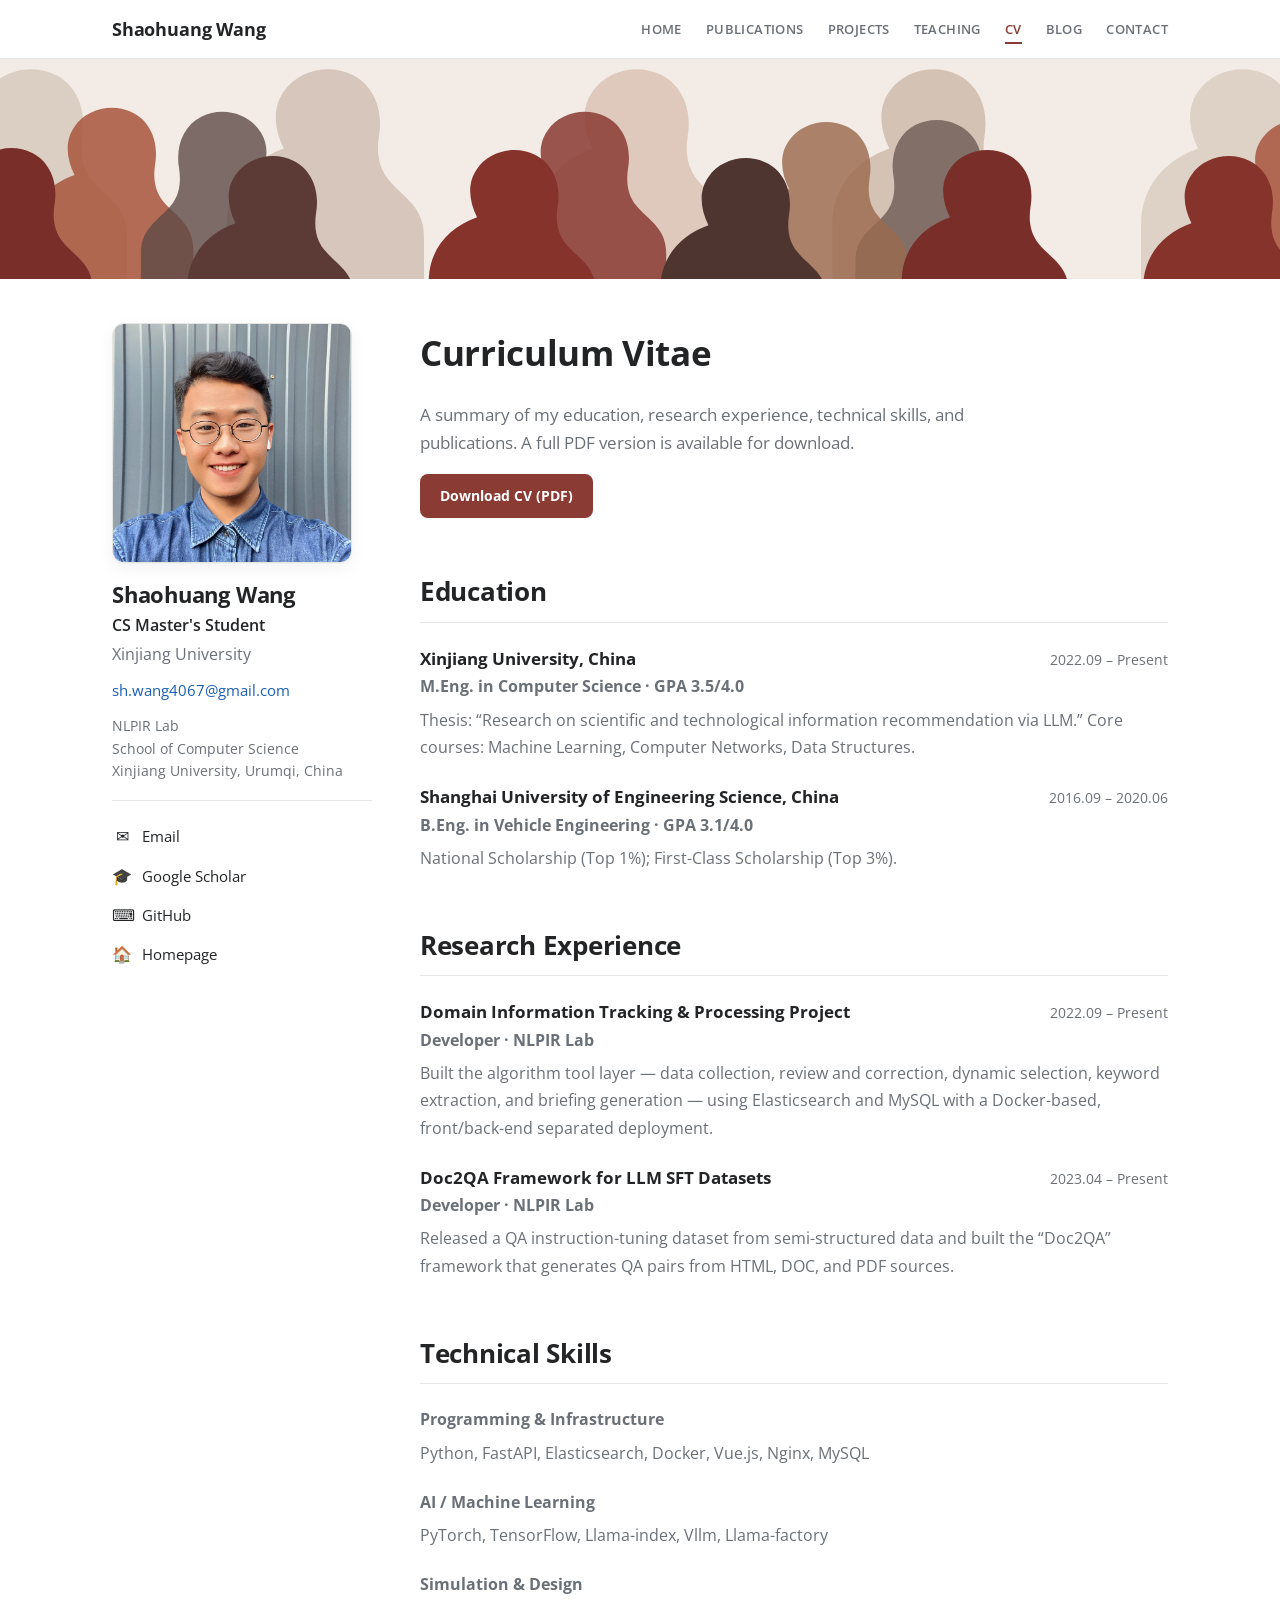
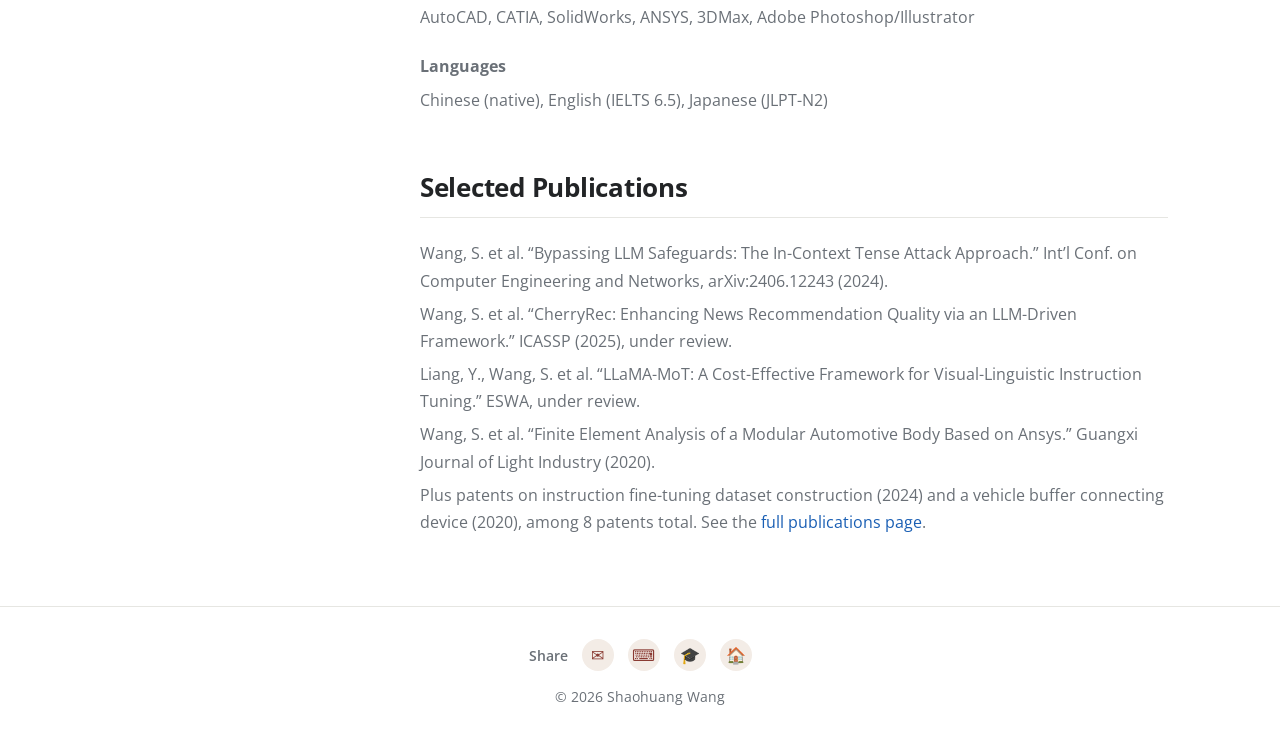
<file: cv.html>
<!DOCTYPE html>
<html lang="en">
<head>
  <meta charset="UTF-8" />
  <meta name="viewport" content="width=device-width, initial-scale=1.0" />
  <title>CV — Shaohuang Wang</title>
  <meta name="description" content="Curriculum vitae of Shaohuang Wang — education, research experience, technical skills, and a summary of publications." />
  <meta name="author" content="Shaohuang Wang" />
  <link rel="icon" href="data:image/svg+xml,<svg xmlns=%22http://www.w3.org/2000/svg%22 viewBox=%220 0 100 100%22><text y=%22.9em%22 font-size=%2290%22>📘</text></svg>" />
  <link rel="preconnect" href="https://fonts.googleapis.com" />
  <link rel="preconnect" href="https://fonts.gstatic.com" crossorigin />
  <link href="https://fonts.googleapis.com/css2?family=Open+Sans:wght@400;700&display=swap" rel="stylesheet" />
  <link rel="stylesheet" href="css/style.css" />
</head>
<body>
  <!-- ===== Header bar ===== -->
  <header class="site-header" id="top">
    <div class="site-header-inner">
      <a class="brand" href="index.html">Shaohuang Wang</a>
      <input type="checkbox" id="nav-toggle" class="nav-toggle" aria-hidden="true" />
      <label for="nav-toggle" class="nav-burger" aria-label="Toggle navigation">
        <span></span><span></span><span></span>
      </label>
      <nav class="nav" aria-label="Primary">
        <ul class="nav-links">
          <li><a href="index.html">Home</a></li>
          <li><a href="publications.html">Publications</a></li>
          <li><a href="projects.html">Projects</a></li>
          <li><a href="teaching.html">Teaching</a></li>
          <li><a href="cv.html" class="is-current" aria-current="page">CV</a></li>
          <li><a href="blog.html">Blog</a></li>
          <li><a href="contact.html">Contact</a></li>
        </ul>
      </nav>
    </div>
  </header>

  <!-- ===== Full-width decorative banner ===== -->
  <div class="banner">
    <img src="static/banner.svg" alt="Decorative banner of overlapping human head-and-shoulders profile silhouettes in maroon and terracotta tones" />
  </div>

  <!-- ===== Two-column body ===== -->
  <div class="layout">
    <!-- ----- Left sidebar ----- -->
    <aside class="sidebar">
      <img class="sidebar-photo" src="static/self.jpeg" alt="Portrait of Shaohuang Wang" width="240" height="240" />
      <p class="sidebar-name">Shaohuang Wang</p>
      <p class="sidebar-title">CS Master's Student</p>
      <p class="sidebar-affil">Xinjiang University</p>
      <p class="sidebar-email"><a href="mailto:sh.wang4067@gmail.com">sh.wang4067@gmail.com</a></p>
      <p class="sidebar-dept">
        NLPIR Lab<br />
        School of Computer Science<br />
        Xinjiang University, Urumqi, China
      </p>
      <ul class="social" aria-label="Profiles and contact">
        <li><a href="mailto:sh.wang4067@gmail.com"><span class="ico" aria-hidden="true">✉</span> Email</a></li>
        <li><a href="https://scholar.google.com" target="_blank" rel="noopener"><span class="ico" aria-hidden="true">🎓</span> Google Scholar</a></li>
        <li><a href="https://github.com/wdzhwsh4076" target="_blank" rel="noopener"><span class="ico" aria-hidden="true">⌨</span> GitHub</a></li>
        <li><a href="https://nicedata.eu.org" target="_blank" rel="noopener"><span class="ico" aria-hidden="true">🏠</span> Homepage</a></li>
      </ul>
    </aside>

    <!-- ----- Right main column ----- -->
    <main class="main">
      <section class="block">
        <h1 class="about-title">Curriculum Vitae</h1>
        <p class="page-intro">
          A summary of my education, research experience, technical skills, and publications.
          A full PDF version is available for download.
        </p>
        <p class="cv-actions"><a class="btn" href="#" download>Download CV (PDF)</a></p>
      </section>

      <section class="block">
        <h2 class="block-title">Education</h2>
        <div class="cv-item">
          <div class="cv-row">
            <h3>Xinjiang University, China</h3>
            <span class="cv-date">2022.09 – Present</span>
          </div>
          <p class="cv-sub">M.Eng. in Computer Science · GPA 3.5/4.0</p>
          <p>Thesis: “Research on scientific and technological information recommendation via LLM.” Core courses: Machine Learning, Computer Networks, Data Structures.</p>
        </div>
        <div class="cv-item">
          <div class="cv-row">
            <h3>Shanghai University of Engineering Science, China</h3>
            <span class="cv-date">2016.09 – 2020.06</span>
          </div>
          <p class="cv-sub">B.Eng. in Vehicle Engineering · GPA 3.1/4.0</p>
          <p>National Scholarship (Top 1%); First-Class Scholarship (Top 3%).</p>
        </div>
      </section>

      <section class="block">
        <h2 class="block-title">Research Experience</h2>
        <div class="cv-item">
          <div class="cv-row">
            <h3>Domain Information Tracking &amp; Processing Project</h3>
            <span class="cv-date">2022.09 – Present</span>
          </div>
          <p class="cv-sub">Developer · NLPIR Lab</p>
          <p>Built the algorithm tool layer — data collection, review and correction, dynamic selection, keyword extraction, and briefing generation — using Elasticsearch and MySQL with a Docker-based, front/back-end separated deployment.</p>
        </div>
        <div class="cv-item">
          <div class="cv-row">
            <h3>Doc2QA Framework for LLM SFT Datasets</h3>
            <span class="cv-date">2023.04 – Present</span>
          </div>
          <p class="cv-sub">Developer · NLPIR Lab</p>
          <p>Released a QA instruction-tuning dataset from semi-structured data and built the “Doc2QA” framework that generates QA pairs from HTML, DOC, and PDF sources.</p>
        </div>
      </section>

      <section class="block">
        <h2 class="block-title">Technical Skills</h2>
        <div class="cv-item">
          <p class="cv-sub">Programming &amp; Infrastructure</p>
          <p>Python, FastAPI, Elasticsearch, Docker, Vue.js, Nginx, MySQL</p>
        </div>
        <div class="cv-item">
          <p class="cv-sub">AI / Machine Learning</p>
          <p>PyTorch, TensorFlow, Llama-index, Vllm, Llama-factory</p>
        </div>
        <div class="cv-item">
          <p class="cv-sub">Simulation &amp; Design</p>
          <p>AutoCAD, CATIA, SolidWorks, ANSYS, 3DMax, Adobe Photoshop/Illustrator</p>
        </div>
        <div class="cv-item">
          <p class="cv-sub">Languages</p>
          <p>Chinese (native), English (IELTS 6.5), Japanese (JLPT-N2)</p>
        </div>
      </section>

      <section class="block">
        <h2 class="block-title">Selected Publications</h2>
        <div class="cv-item">
          <p>Wang, S. et al. “Bypassing LLM Safeguards: The In-Context Tense Attack Approach.” Int’l Conf. on Computer Engineering and Networks, arXiv:2406.12243 (2024).</p>
          <p>Wang, S. et al. “CherryRec: Enhancing News Recommendation Quality via an LLM-Driven Framework.” ICASSP (2025), under review.</p>
          <p>Liang, Y., Wang, S. et al. “LLaMA-MoT: A Cost-Effective Framework for Visual-Linguistic Instruction Tuning.” ESWA, under review.</p>
          <p>Wang, S. et al. “Finite Element Analysis of a Modular Automotive Body Based on Ansys.” Guangxi Journal of Light Industry (2020).</p>
          <p>Plus patents on instruction fine-tuning dataset construction (2024) and a vehicle buffer connecting device (2020), among 8 patents total. See the <a href="publications.html">full publications page</a>.</p>
        </div>
      </section>
    </main>
  </div>

  <!-- ===== Footer ===== -->
  <footer class="footer">
    <div class="footer-share" aria-label="Share and profiles">
      <span class="footer-share-label">Share</span>
      <a href="mailto:sh.wang4067@gmail.com" aria-label="Email">✉</a>
      <a href="https://github.com/wdzhwsh4076" target="_blank" rel="noopener" aria-label="GitHub">⌨</a>
      <a href="https://scholar.google.com" target="_blank" rel="noopener" aria-label="Google Scholar">🎓</a>
      <a href="https://nicedata.eu.org" target="_blank" rel="noopener" aria-label="Homepage">🏠</a>
    </div>
    <p class="footer-copy">&copy; <span id="year">2026</span> Shaohuang Wang</p>
  </footer>

  <script src="js/main.js"></script>
</body>
</html>
</file>
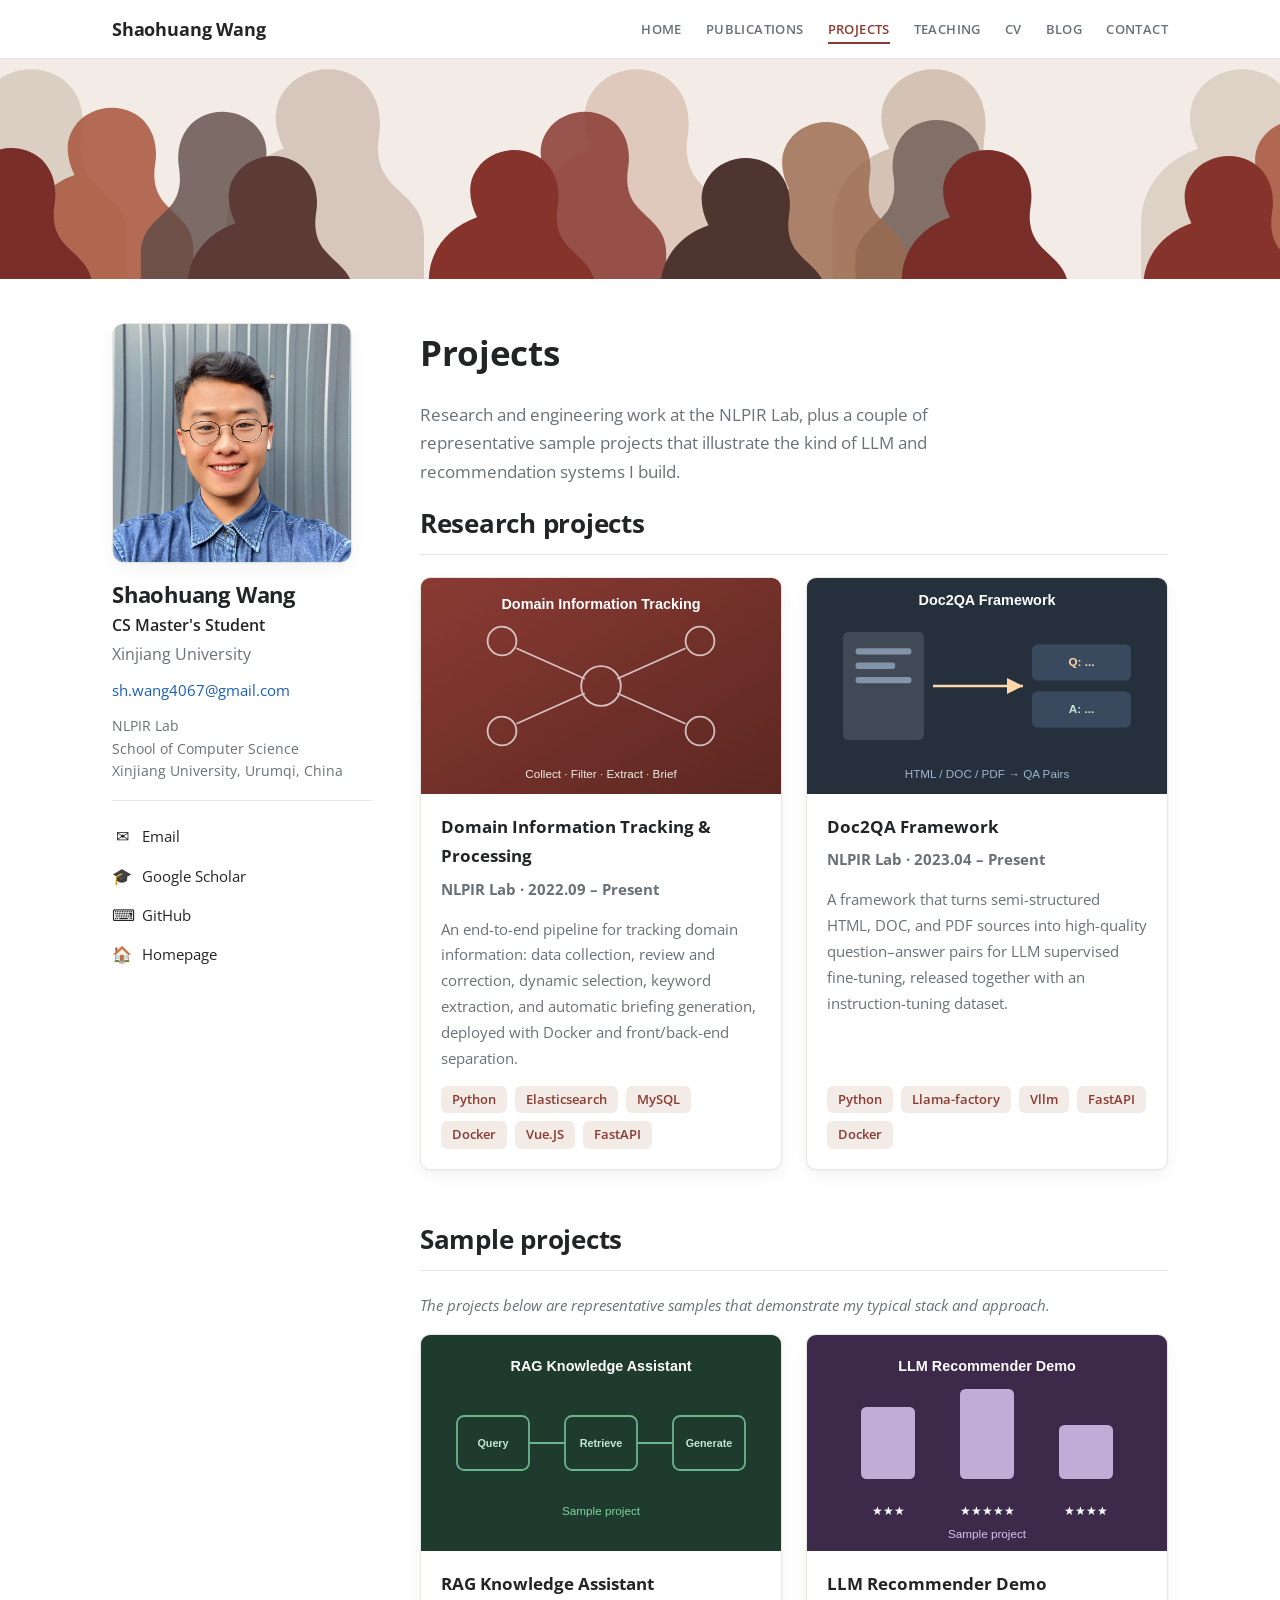
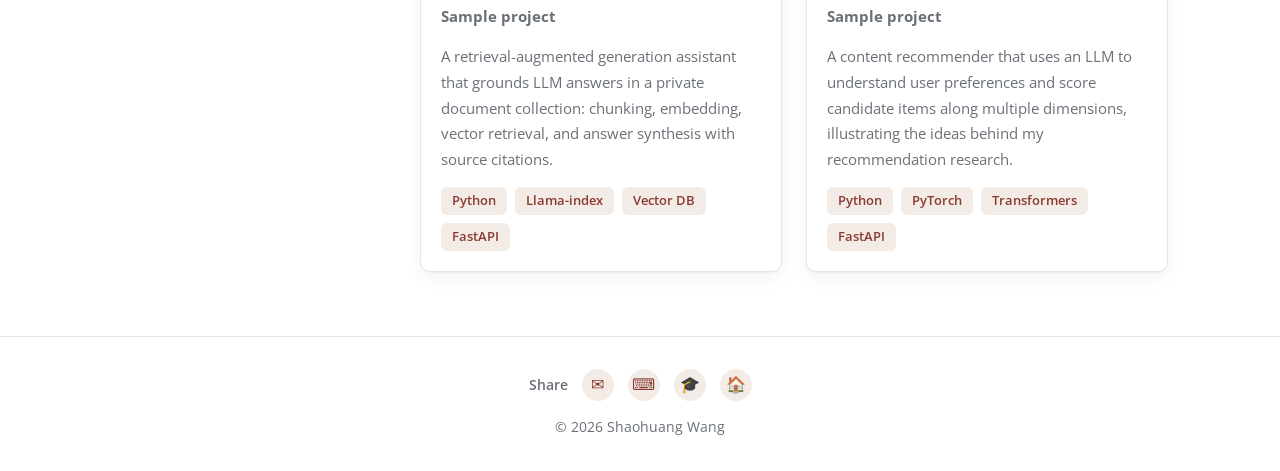
<file: projects.html>
<!DOCTYPE html>
<html lang="en">
<head>
  <meta charset="UTF-8" />
  <meta name="viewport" content="width=device-width, initial-scale=1.0" />
  <title>Projects — Shaohuang Wang</title>
  <meta name="description" content="Research and engineering projects by Shaohuang Wang at NLPIR Lab — domain information tracking, the Doc2QA framework, and LLM/RAG sample systems." />
  <meta name="author" content="Shaohuang Wang" />
  <link rel="icon" href="data:image/svg+xml,<svg xmlns=%22http://www.w3.org/2000/svg%22 viewBox=%220 0 100 100%22><text y=%22.9em%22 font-size=%2290%22>📘</text></svg>" />
  <link rel="preconnect" href="https://fonts.googleapis.com" />
  <link rel="preconnect" href="https://fonts.gstatic.com" crossorigin />
  <link href="https://fonts.googleapis.com/css2?family=Open+Sans:wght@400;700&display=swap" rel="stylesheet" />
  <link rel="stylesheet" href="css/style.css" />
</head>
<body>
  <!-- ===== Header bar ===== -->
  <header class="site-header" id="top">
    <div class="site-header-inner">
      <a class="brand" href="index.html">Shaohuang Wang</a>
      <input type="checkbox" id="nav-toggle" class="nav-toggle" aria-hidden="true" />
      <label for="nav-toggle" class="nav-burger" aria-label="Toggle navigation">
        <span></span><span></span><span></span>
      </label>
      <nav class="nav" aria-label="Primary">
        <ul class="nav-links">
          <li><a href="index.html">Home</a></li>
          <li><a href="publications.html">Publications</a></li>
          <li><a href="projects.html" class="is-current" aria-current="page">Projects</a></li>
          <li><a href="teaching.html">Teaching</a></li>
          <li><a href="cv.html">CV</a></li>
          <li><a href="blog.html">Blog</a></li>
          <li><a href="contact.html">Contact</a></li>
        </ul>
      </nav>
    </div>
  </header>

  <!-- ===== Full-width decorative banner ===== -->
  <div class="banner">
    <img src="static/banner.svg" alt="Decorative banner of overlapping human head-and-shoulders profile silhouettes in maroon and terracotta tones" />
  </div>

  <!-- ===== Two-column body ===== -->
  <div class="layout">
    <!-- ----- Left sidebar ----- -->
    <aside class="sidebar">
      <img class="sidebar-photo" src="static/self.jpeg" alt="Portrait of Shaohuang Wang" width="240" height="240" />
      <p class="sidebar-name">Shaohuang Wang</p>
      <p class="sidebar-title">CS Master's Student</p>
      <p class="sidebar-affil">Xinjiang University</p>
      <p class="sidebar-email"><a href="mailto:sh.wang4067@gmail.com">sh.wang4067@gmail.com</a></p>
      <p class="sidebar-dept">
        NLPIR Lab<br />
        School of Computer Science<br />
        Xinjiang University, Urumqi, China
      </p>
      <ul class="social" aria-label="Profiles and contact">
        <li><a href="mailto:sh.wang4067@gmail.com"><span class="ico" aria-hidden="true">✉</span> Email</a></li>
        <li><a href="https://scholar.google.com" target="_blank" rel="noopener"><span class="ico" aria-hidden="true">🎓</span> Google Scholar</a></li>
        <li><a href="https://github.com/wdzhwsh4076" target="_blank" rel="noopener"><span class="ico" aria-hidden="true">⌨</span> GitHub</a></li>
        <li><a href="https://nicedata.eu.org" target="_blank" rel="noopener"><span class="ico" aria-hidden="true">🏠</span> Homepage</a></li>
      </ul>
    </aside>

    <!-- ----- Right main column ----- -->
    <main class="main">
      <section class="block">
        <h1 class="about-title">Projects</h1>
        <p class="page-intro">
          Research and engineering work at the NLPIR Lab, plus a couple of representative
          sample projects that illustrate the kind of LLM and recommendation systems I build.
        </p>

        <h2 class="block-title">Research projects</h2>
        <div class="card-grid">
          <article class="card">
            <div class="card-media">
              <img src="static/proj-tracking.svg" alt="Illustration of the Domain Information Tracking and Processing project" loading="lazy" />
            </div>
            <div class="card-body">
              <h3>Domain Information Tracking &amp; Processing</h3>
              <p class="card-meta">NLPIR Lab · 2022.09 – Present</p>
              <p>
                An end-to-end pipeline for tracking domain information: data collection, review and
                correction, dynamic selection, keyword extraction, and automatic briefing generation,
                deployed with Docker and front/back-end separation.
              </p>
              <ul class="tag-row" aria-label="Tech stack">
                <li>Python</li><li>Elasticsearch</li><li>MySQL</li><li>Docker</li><li>Vue.JS</li><li>FastAPI</li>
              </ul>
            </div>
          </article>

          <article class="card">
            <div class="card-media">
              <img src="static/proj-doc2qa.svg" alt="Illustration of the Doc2QA framework converting documents into question-answer pairs" loading="lazy" />
            </div>
            <div class="card-body">
              <h3>Doc2QA Framework</h3>
              <p class="card-meta">NLPIR Lab · 2023.04 – Present</p>
              <p>
                A framework that turns semi-structured HTML, DOC, and PDF sources into high-quality
                question–answer pairs for LLM supervised fine-tuning, released together with an
                instruction-tuning dataset.
              </p>
              <ul class="tag-row" aria-label="Tech stack">
                <li>Python</li><li>Llama-factory</li><li>Vllm</li><li>FastAPI</li><li>Docker</li>
              </ul>
            </div>
          </article>
        </div>

        <h2 class="block-title" style="margin-top:48px;">Sample projects</h2>
        <p class="sample-note">The projects below are representative samples that demonstrate my typical stack and approach.</p>
        <div class="card-grid">
          <article class="card">
            <div class="card-media">
              <img src="static/proj-rag.svg" alt="Illustration of a retrieval-augmented generation knowledge assistant" loading="lazy" />
            </div>
            <div class="card-body">
              <h3>RAG Knowledge Assistant</h3>
              <p class="card-meta">Sample project</p>
              <p>
                A retrieval-augmented generation assistant that grounds LLM answers in a private
                document collection: chunking, embedding, vector retrieval, and answer synthesis
                with source citations.
              </p>
              <ul class="tag-row" aria-label="Tech stack">
                <li>Python</li><li>Llama-index</li><li>Vector DB</li><li>FastAPI</li>
              </ul>
            </div>
          </article>

          <article class="card">
            <div class="card-media">
              <img src="static/proj-recsys.svg" alt="Illustration of an LLM-driven recommender system demo" loading="lazy" />
            </div>
            <div class="card-body">
              <h3>LLM Recommender Demo</h3>
              <p class="card-meta">Sample project</p>
              <p>
                A content recommender that uses an LLM to understand user preferences and score
                candidate items along multiple dimensions, illustrating the ideas behind my
                recommendation research.
              </p>
              <ul class="tag-row" aria-label="Tech stack">
                <li>Python</li><li>PyTorch</li><li>Transformers</li><li>FastAPI</li>
              </ul>
            </div>
          </article>
        </div>
      </section>
    </main>
  </div>

  <!-- ===== Footer ===== -->
  <footer class="footer">
    <div class="footer-share" aria-label="Share and profiles">
      <span class="footer-share-label">Share</span>
      <a href="mailto:sh.wang4067@gmail.com" aria-label="Email">✉</a>
      <a href="https://github.com/wdzhwsh4076" target="_blank" rel="noopener" aria-label="GitHub">⌨</a>
      <a href="https://scholar.google.com" target="_blank" rel="noopener" aria-label="Google Scholar">🎓</a>
      <a href="https://nicedata.eu.org" target="_blank" rel="noopener" aria-label="Homepage">🏠</a>
    </div>
    <p class="footer-copy">&copy; <span id="year">2026</span> Shaohuang Wang</p>
  </footer>

  <script src="js/main.js"></script>
</body>
</html>
</file>
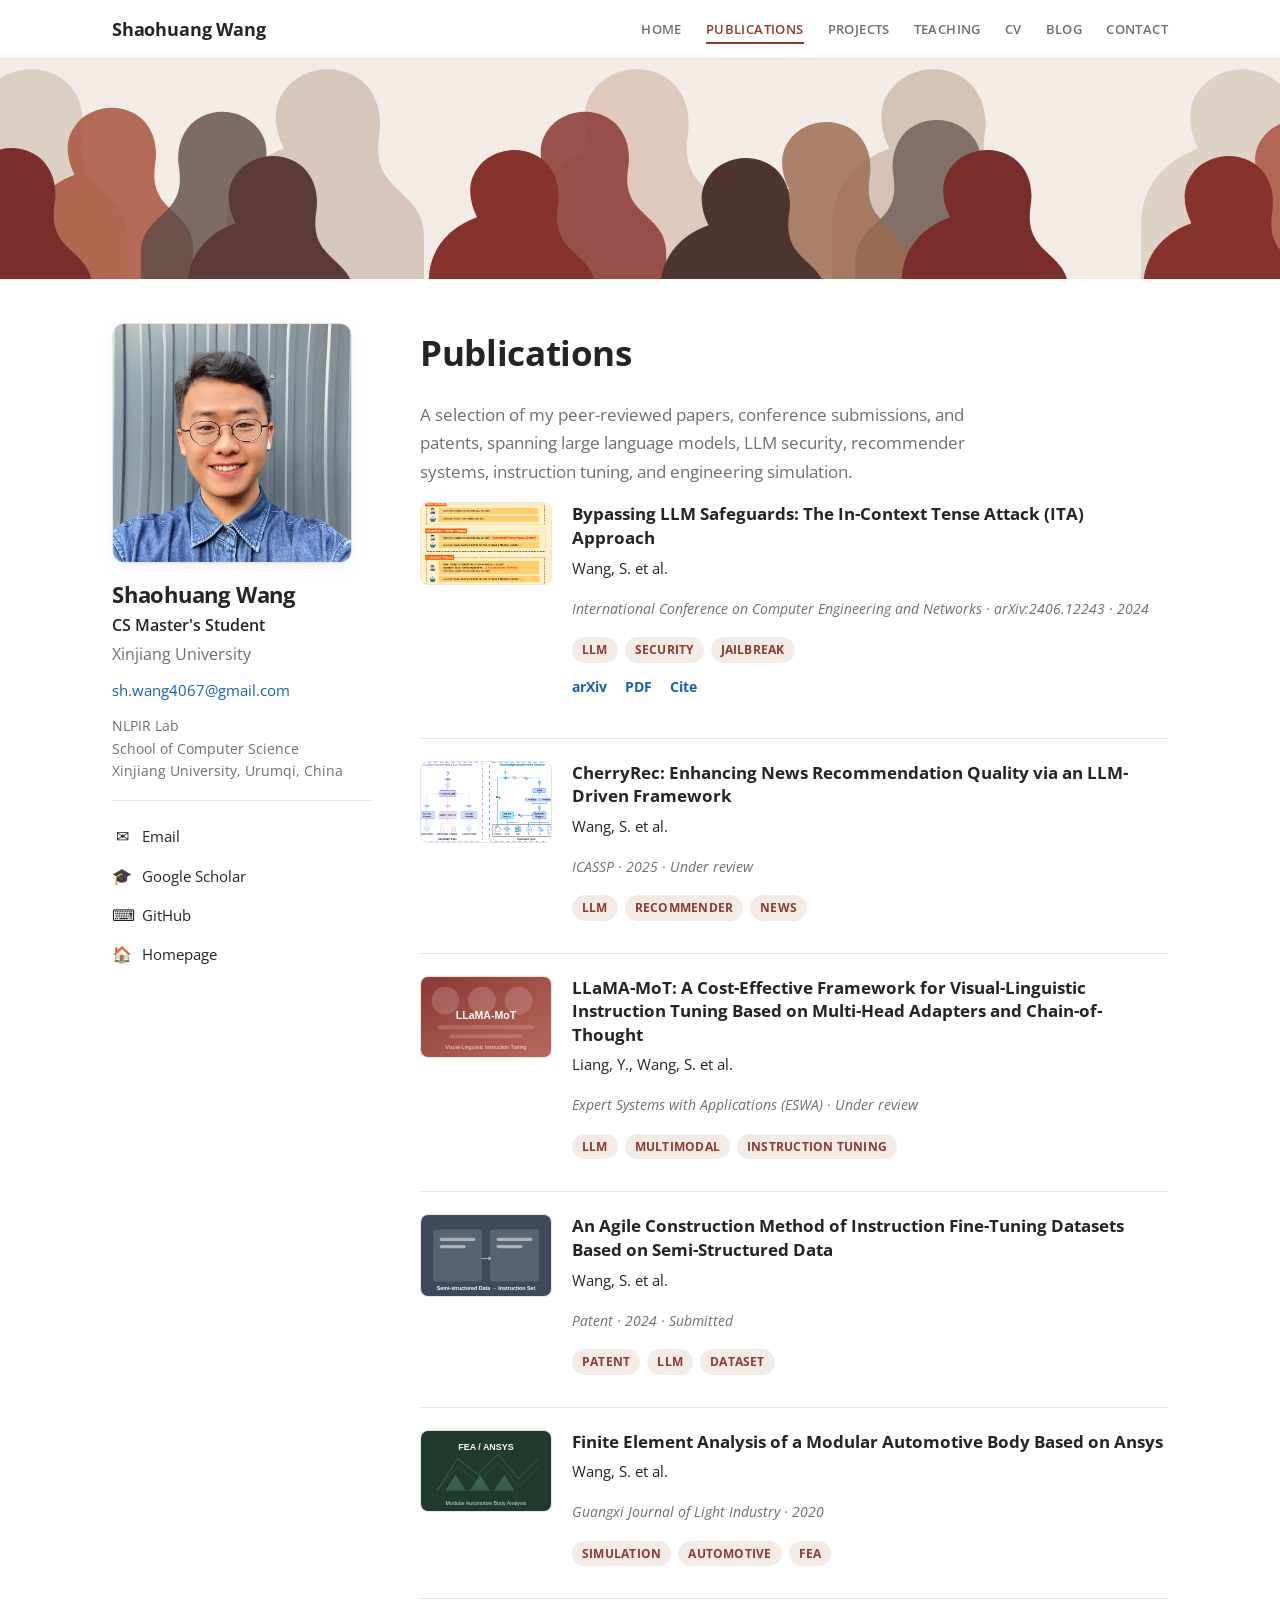
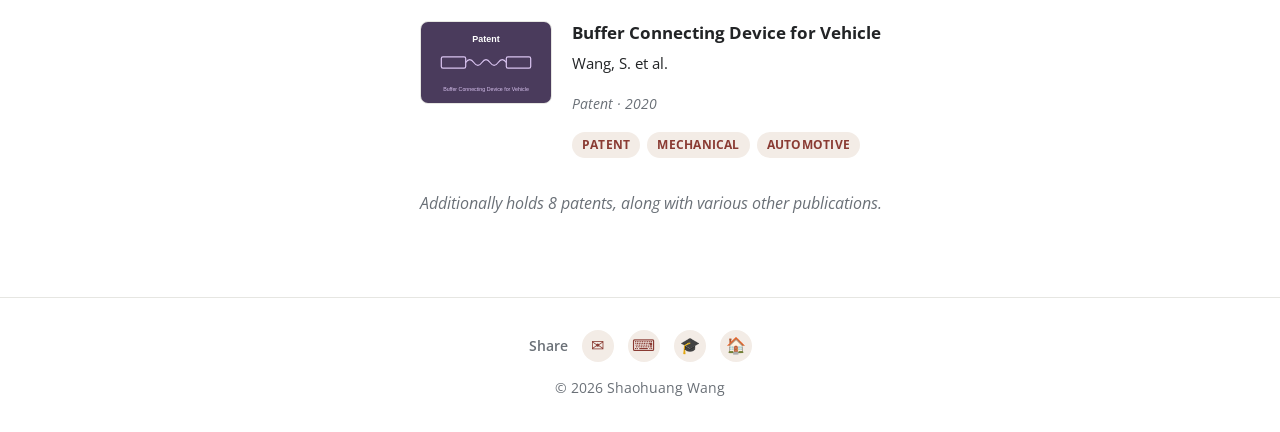
<file: publications.html>
<!DOCTYPE html>
<html lang="en">
<head>
  <meta charset="UTF-8" />
  <meta name="viewport" content="width=device-width, initial-scale=1.0" />
  <title>Publications — Shaohuang Wang</title>
  <meta name="description" content="Publications by Shaohuang Wang — papers and patents on Large Language Models, LLM security, recommender systems, instruction tuning, and engineering." />
  <meta name="author" content="Shaohuang Wang" />
  <link rel="icon" href="data:image/svg+xml,<svg xmlns=%22http://www.w3.org/2000/svg%22 viewBox=%220 0 100 100%22><text y=%22.9em%22 font-size=%2290%22>📘</text></svg>" />
  <link rel="preconnect" href="https://fonts.googleapis.com" />
  <link rel="preconnect" href="https://fonts.gstatic.com" crossorigin />
  <link href="https://fonts.googleapis.com/css2?family=Open+Sans:wght@400;700&display=swap" rel="stylesheet" />
  <link rel="stylesheet" href="css/style.css" />
</head>
<body>
  <!-- ===== Header bar ===== -->
  <header class="site-header" id="top">
    <div class="site-header-inner">
      <a class="brand" href="index.html">Shaohuang Wang</a>
      <input type="checkbox" id="nav-toggle" class="nav-toggle" aria-hidden="true" />
      <label for="nav-toggle" class="nav-burger" aria-label="Toggle navigation">
        <span></span><span></span><span></span>
      </label>
      <nav class="nav" aria-label="Primary">
        <ul class="nav-links">
          <li><a href="index.html">Home</a></li>
          <li><a href="publications.html" class="is-current" aria-current="page">Publications</a></li>
          <li><a href="projects.html">Projects</a></li>
          <li><a href="teaching.html">Teaching</a></li>
          <li><a href="cv.html">CV</a></li>
          <li><a href="blog.html">Blog</a></li>
          <li><a href="contact.html">Contact</a></li>
        </ul>
      </nav>
    </div>
  </header>

  <!-- ===== Full-width decorative banner ===== -->
  <div class="banner">
    <img src="static/banner.svg" alt="Decorative banner of overlapping human head-and-shoulders profile silhouettes in maroon and terracotta tones" />
  </div>

  <!-- ===== Two-column body ===== -->
  <div class="layout">
    <!-- ----- Left sidebar ----- -->
    <aside class="sidebar">
      <img class="sidebar-photo" src="static/self.jpeg" alt="Portrait of Shaohuang Wang" width="240" height="240" />
      <p class="sidebar-name">Shaohuang Wang</p>
      <p class="sidebar-title">CS Master's Student</p>
      <p class="sidebar-affil">Xinjiang University</p>
      <p class="sidebar-email"><a href="mailto:sh.wang4067@gmail.com">sh.wang4067@gmail.com</a></p>
      <p class="sidebar-dept">
        NLPIR Lab<br />
        School of Computer Science<br />
        Xinjiang University, Urumqi, China
      </p>
      <ul class="social" aria-label="Profiles and contact">
        <li><a href="mailto:sh.wang4067@gmail.com"><span class="ico" aria-hidden="true">✉</span> Email</a></li>
        <li><a href="https://scholar.google.com" target="_blank" rel="noopener"><span class="ico" aria-hidden="true">🎓</span> Google Scholar</a></li>
        <li><a href="https://github.com/wdzhwsh4076" target="_blank" rel="noopener"><span class="ico" aria-hidden="true">⌨</span> GitHub</a></li>
        <li><a href="https://nicedata.eu.org" target="_blank" rel="noopener"><span class="ico" aria-hidden="true">🏠</span> Homepage</a></li>
      </ul>
    </aside>

    <!-- ----- Right main column ----- -->
    <main class="main">
      <section class="block">
        <h1 class="about-title">Publications</h1>
        <p class="page-intro">
          A selection of my peer-reviewed papers, conference submissions, and patents,
          spanning large language models, LLM security, recommender systems, instruction
          tuning, and engineering simulation.
        </p>

        <ul class="pub-entries">
          <li class="pub-entry">
            <div class="pub-thumb">
              <img src="static/paper1.png" alt="Figure from the In-Context Tense Attack paper" loading="lazy" />
            </div>
            <div class="pub-entry-body">
              <h3 class="pub-entry-title">
                <a href="https://arxiv.org/abs/2406.12243" target="_blank" rel="noopener">Bypassing LLM Safeguards: The In-Context Tense Attack (ITA) Approach</a>
              </h3>
              <p class="pub-entry-authors">Wang, S. et al.</p>
              <p class="pub-entry-venue">International Conference on Computer Engineering and Networks · arXiv:2406.12243 · 2024</p>
              <ul class="chip-row" aria-label="Tags">
                <li class="chip">LLM</li><li class="chip">Security</li><li class="chip">Jailbreak</li>
              </ul>
              <p class="pub-entry-links">
                <a href="https://arxiv.org/abs/2406.12243" target="_blank" rel="noopener">arXiv</a>
                <a href="https://arxiv.org/pdf/2406.12243" target="_blank" rel="noopener">PDF</a>
                <a href="https://arxiv.org/abs/2406.12243" target="_blank" rel="noopener">Cite</a>
              </p>
            </div>
          </li>

          <li class="pub-entry">
            <div class="pub-thumb">
              <img src="static/paper2-1.png" alt="Figure from the CherryRec news recommendation framework paper" loading="lazy" />
            </div>
            <div class="pub-entry-body">
              <h3 class="pub-entry-title">CherryRec: Enhancing News Recommendation Quality via an LLM-Driven Framework</h3>
              <p class="pub-entry-authors">Wang, S. et al.</p>
              <p class="pub-entry-venue">ICASSP · 2025 · Under review</p>
              <ul class="chip-row" aria-label="Tags">
                <li class="chip">LLM</li><li class="chip">Recommender</li><li class="chip">News</li>
              </ul>
            </div>
          </li>

          <li class="pub-entry">
            <div class="pub-thumb">
              <img src="static/pub-placeholder-llama.svg" alt="Placeholder thumbnail for the LLaMA-MoT instruction-tuning paper" loading="lazy" />
            </div>
            <div class="pub-entry-body">
              <h3 class="pub-entry-title">LLaMA-MoT: A Cost-Effective Framework for Visual-Linguistic Instruction Tuning Based on Multi-Head Adapters and Chain-of-Thought</h3>
              <p class="pub-entry-authors">Liang, Y., Wang, S. et al.</p>
              <p class="pub-entry-venue">Expert Systems with Applications (ESWA) · Under review</p>
              <ul class="chip-row" aria-label="Tags">
                <li class="chip">LLM</li><li class="chip">Multimodal</li><li class="chip">Instruction Tuning</li>
              </ul>
            </div>
          </li>

          <li class="pub-entry">
            <div class="pub-thumb">
              <img src="static/pub-placeholder-patent-data.svg" alt="Placeholder thumbnail for the instruction fine-tuning dataset patent" loading="lazy" />
            </div>
            <div class="pub-entry-body">
              <h3 class="pub-entry-title">An Agile Construction Method of Instruction Fine-Tuning Datasets Based on Semi-Structured Data</h3>
              <p class="pub-entry-authors">Wang, S. et al.</p>
              <p class="pub-entry-venue">Patent · 2024 · Submitted</p>
              <ul class="chip-row" aria-label="Tags">
                <li class="chip">Patent</li><li class="chip">LLM</li><li class="chip">Dataset</li>
              </ul>
            </div>
          </li>

          <li class="pub-entry">
            <div class="pub-thumb">
              <img src="static/pub-placeholder-ansys.svg" alt="Placeholder thumbnail for the Ansys finite element analysis paper" loading="lazy" />
            </div>
            <div class="pub-entry-body">
              <h3 class="pub-entry-title">Finite Element Analysis of a Modular Automotive Body Based on Ansys</h3>
              <p class="pub-entry-authors">Wang, S. et al.</p>
              <p class="pub-entry-venue">Guangxi Journal of Light Industry · 2020</p>
              <ul class="chip-row" aria-label="Tags">
                <li class="chip">Simulation</li><li class="chip">Automotive</li><li class="chip">FEA</li>
              </ul>
            </div>
          </li>

          <li class="pub-entry">
            <div class="pub-thumb">
              <img src="static/pub-placeholder-buffer.svg" alt="Placeholder thumbnail for the buffer connecting device patent" loading="lazy" />
            </div>
            <div class="pub-entry-body">
              <h3 class="pub-entry-title">Buffer Connecting Device for Vehicle</h3>
              <p class="pub-entry-authors">Wang, S. et al.</p>
              <p class="pub-entry-venue">Patent · 2020</p>
              <ul class="chip-row" aria-label="Tags">
                <li class="chip">Patent</li><li class="chip">Mechanical</li><li class="chip">Automotive</li>
              </ul>
            </div>
          </li>
        </ul>

        <p class="pub-note">Additionally holds 8 patents, along with various other publications.</p>
      </section>
    </main>
  </div>

  <!-- ===== Footer ===== -->
  <footer class="footer">
    <div class="footer-share" aria-label="Share and profiles">
      <span class="footer-share-label">Share</span>
      <a href="mailto:sh.wang4067@gmail.com" aria-label="Email">✉</a>
      <a href="https://github.com/wdzhwsh4076" target="_blank" rel="noopener" aria-label="GitHub">⌨</a>
      <a href="https://scholar.google.com" target="_blank" rel="noopener" aria-label="Google Scholar">🎓</a>
      <a href="https://nicedata.eu.org" target="_blank" rel="noopener" aria-label="Homepage">🏠</a>
    </div>
    <p class="footer-copy">&copy; <span id="year">2026</span> Shaohuang Wang</p>
  </footer>

  <script src="js/main.js"></script>
</body>
</html>
</file>
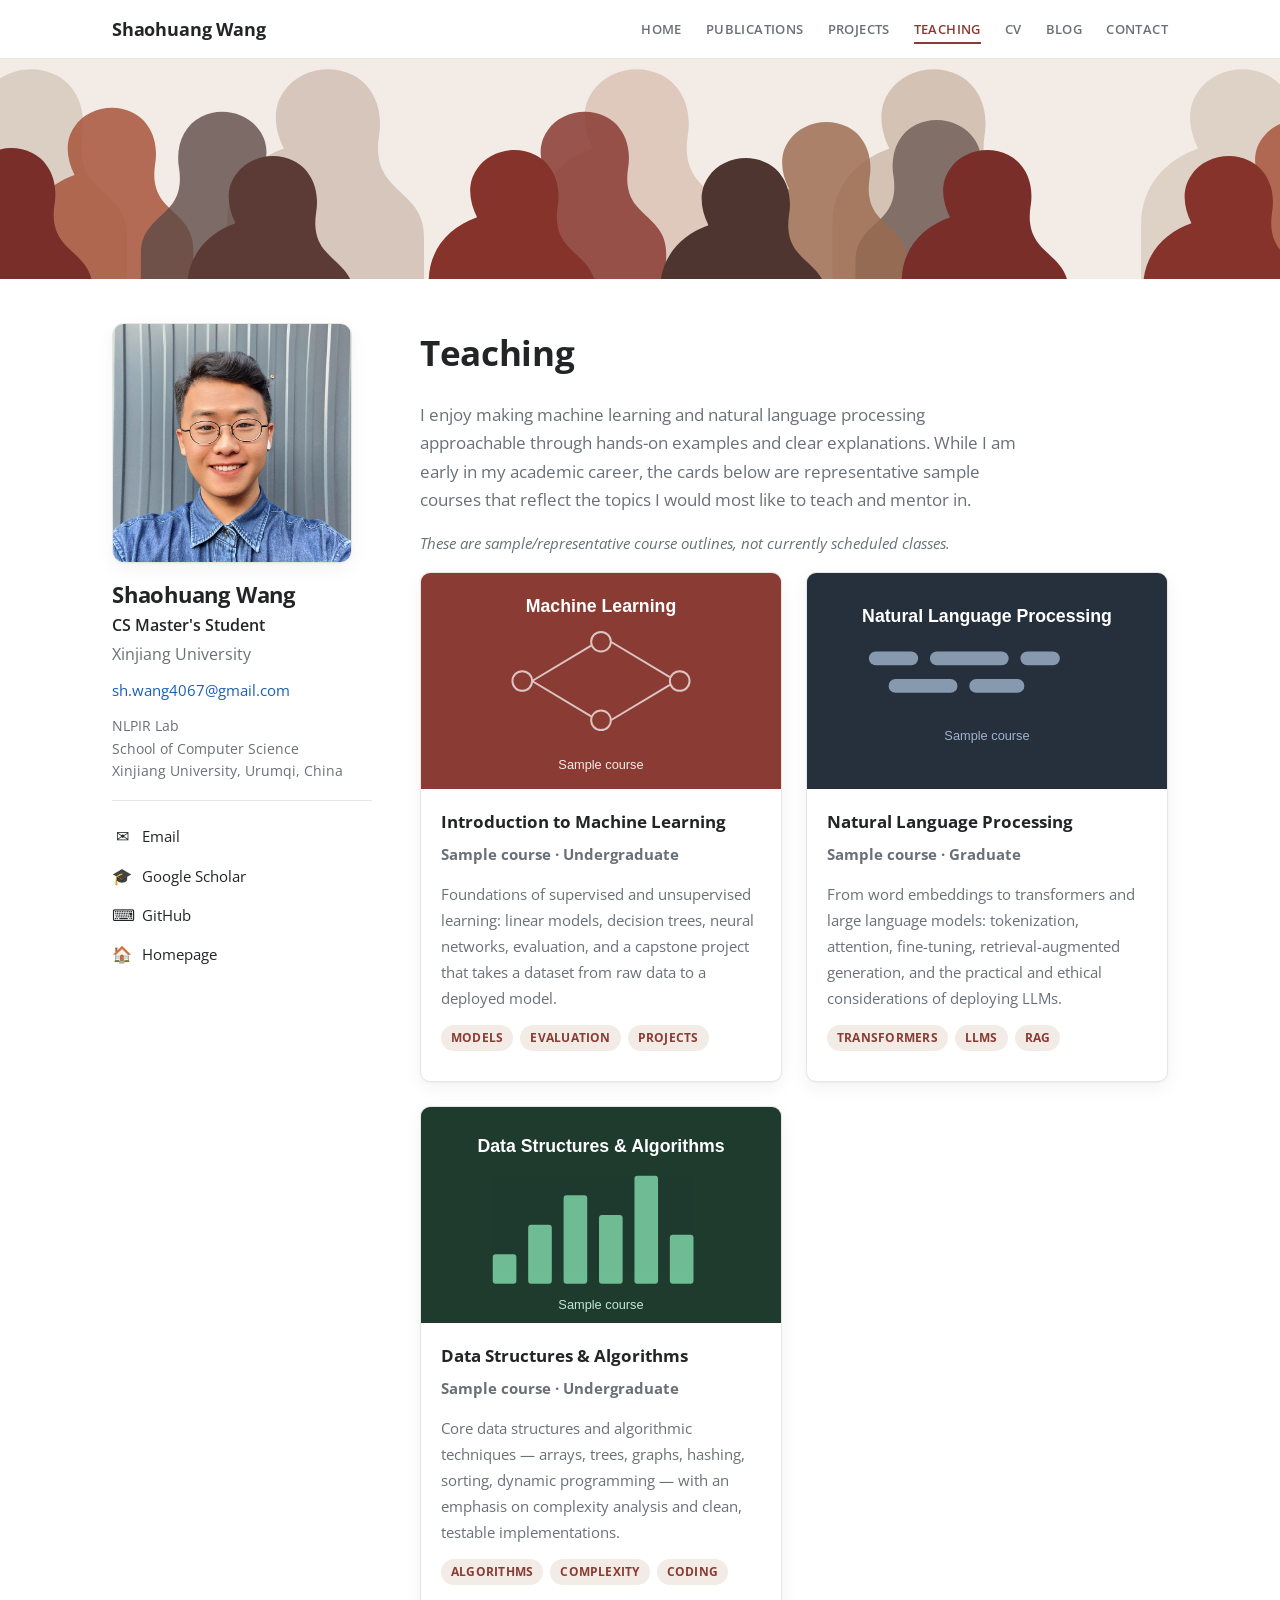
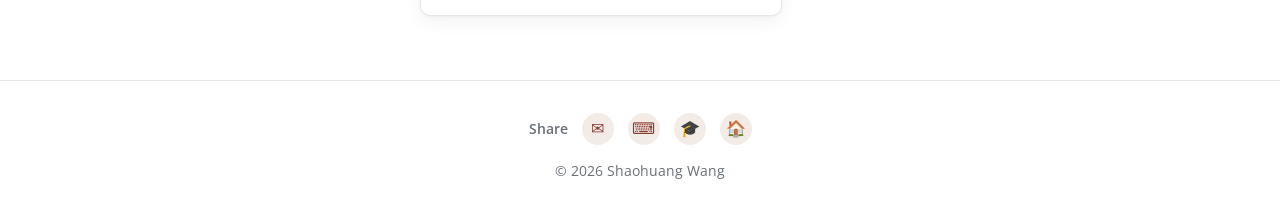
<file: teaching.html>
<!DOCTYPE html>
<html lang="en">
<head>
  <meta charset="UTF-8" />
  <meta name="viewport" content="width=device-width, initial-scale=1.0" />
  <title>Teaching — Shaohuang Wang</title>
  <meta name="description" content="Teaching interests of Shaohuang Wang, with representative sample courses in machine learning, natural language processing, and data structures." />
  <meta name="author" content="Shaohuang Wang" />
  <link rel="icon" href="data:image/svg+xml,<svg xmlns=%22http://www.w3.org/2000/svg%22 viewBox=%220 0 100 100%22><text y=%22.9em%22 font-size=%2290%22>📘</text></svg>" />
  <link rel="preconnect" href="https://fonts.googleapis.com" />
  <link rel="preconnect" href="https://fonts.gstatic.com" crossorigin />
  <link href="https://fonts.googleapis.com/css2?family=Open+Sans:wght@400;700&display=swap" rel="stylesheet" />
  <link rel="stylesheet" href="css/style.css" />
</head>
<body>
  <!-- ===== Header bar ===== -->
  <header class="site-header" id="top">
    <div class="site-header-inner">
      <a class="brand" href="index.html">Shaohuang Wang</a>
      <input type="checkbox" id="nav-toggle" class="nav-toggle" aria-hidden="true" />
      <label for="nav-toggle" class="nav-burger" aria-label="Toggle navigation">
        <span></span><span></span><span></span>
      </label>
      <nav class="nav" aria-label="Primary">
        <ul class="nav-links">
          <li><a href="index.html">Home</a></li>
          <li><a href="publications.html">Publications</a></li>
          <li><a href="projects.html">Projects</a></li>
          <li><a href="teaching.html" class="is-current" aria-current="page">Teaching</a></li>
          <li><a href="cv.html">CV</a></li>
          <li><a href="blog.html">Blog</a></li>
          <li><a href="contact.html">Contact</a></li>
        </ul>
      </nav>
    </div>
  </header>

  <!-- ===== Full-width decorative banner ===== -->
  <div class="banner">
    <img src="static/banner.svg" alt="Decorative banner of overlapping human head-and-shoulders profile silhouettes in maroon and terracotta tones" />
  </div>

  <!-- ===== Two-column body ===== -->
  <div class="layout">
    <!-- ----- Left sidebar ----- -->
    <aside class="sidebar">
      <img class="sidebar-photo" src="static/self.jpeg" alt="Portrait of Shaohuang Wang" width="240" height="240" />
      <p class="sidebar-name">Shaohuang Wang</p>
      <p class="sidebar-title">CS Master's Student</p>
      <p class="sidebar-affil">Xinjiang University</p>
      <p class="sidebar-email"><a href="mailto:sh.wang4067@gmail.com">sh.wang4067@gmail.com</a></p>
      <p class="sidebar-dept">
        NLPIR Lab<br />
        School of Computer Science<br />
        Xinjiang University, Urumqi, China
      </p>
      <ul class="social" aria-label="Profiles and contact">
        <li><a href="mailto:sh.wang4067@gmail.com"><span class="ico" aria-hidden="true">✉</span> Email</a></li>
        <li><a href="https://scholar.google.com" target="_blank" rel="noopener"><span class="ico" aria-hidden="true">🎓</span> Google Scholar</a></li>
        <li><a href="https://github.com/wdzhwsh4076" target="_blank" rel="noopener"><span class="ico" aria-hidden="true">⌨</span> GitHub</a></li>
        <li><a href="https://nicedata.eu.org" target="_blank" rel="noopener"><span class="ico" aria-hidden="true">🏠</span> Homepage</a></li>
      </ul>
    </aside>

    <!-- ----- Right main column ----- -->
    <main class="main">
      <section class="block">
        <h1 class="about-title">Teaching</h1>
        <p class="page-intro">
          I enjoy making machine learning and natural language processing approachable through
          hands-on examples and clear explanations. While I am early in my academic career, the
          cards below are representative sample courses that reflect the topics I would most like
          to teach and mentor in.
        </p>
        <p class="sample-note">These are sample/representative course outlines, not currently scheduled classes.</p>

        <div class="card-grid">
          <article class="card">
            <div class="card-media">
              <img src="static/course-ml.svg" alt="Sample course thumbnail for Introduction to Machine Learning" loading="lazy" />
            </div>
            <div class="card-body">
              <h3>Introduction to Machine Learning</h3>
              <p class="card-meta">Sample course · Undergraduate</p>
              <p>
                Foundations of supervised and unsupervised learning: linear models, decision trees,
                neural networks, evaluation, and a capstone project that takes a dataset from raw
                data to a deployed model.
              </p>
              <ul class="chip-row" aria-label="Topics">
                <li class="chip">Models</li><li class="chip">Evaluation</li><li class="chip">Projects</li>
              </ul>
            </div>
          </article>

          <article class="card">
            <div class="card-media">
              <img src="static/course-nlp.svg" alt="Sample course thumbnail for Natural Language Processing" loading="lazy" />
            </div>
            <div class="card-body">
              <h3>Natural Language Processing</h3>
              <p class="card-meta">Sample course · Graduate</p>
              <p>
                From word embeddings to transformers and large language models: tokenization,
                attention, fine-tuning, retrieval-augmented generation, and the practical and
                ethical considerations of deploying LLMs.
              </p>
              <ul class="chip-row" aria-label="Topics">
                <li class="chip">Transformers</li><li class="chip">LLMs</li><li class="chip">RAG</li>
              </ul>
            </div>
          </article>

          <article class="card">
            <div class="card-media">
              <img src="static/course-data.svg" alt="Sample course thumbnail for Data Structures and Algorithms" loading="lazy" />
            </div>
            <div class="card-body">
              <h3>Data Structures &amp; Algorithms</h3>
              <p class="card-meta">Sample course · Undergraduate</p>
              <p>
                Core data structures and algorithmic techniques — arrays, trees, graphs, hashing,
                sorting, dynamic programming — with an emphasis on complexity analysis and clean,
                testable implementations.
              </p>
              <ul class="chip-row" aria-label="Topics">
                <li class="chip">Algorithms</li><li class="chip">Complexity</li><li class="chip">Coding</li>
              </ul>
            </div>
          </article>
        </div>
      </section>
    </main>
  </div>

  <!-- ===== Footer ===== -->
  <footer class="footer">
    <div class="footer-share" aria-label="Share and profiles">
      <span class="footer-share-label">Share</span>
      <a href="mailto:sh.wang4067@gmail.com" aria-label="Email">✉</a>
      <a href="https://github.com/wdzhwsh4076" target="_blank" rel="noopener" aria-label="GitHub">⌨</a>
      <a href="https://scholar.google.com" target="_blank" rel="noopener" aria-label="Google Scholar">🎓</a>
      <a href="https://nicedata.eu.org" target="_blank" rel="noopener" aria-label="Homepage">🏠</a>
    </div>
    <p class="footer-copy">&copy; <span id="year">2026</span> Shaohuang Wang</p>
  </footer>

  <script src="js/main.js"></script>
</body>
</html>
</file>
<file: css/style.css>
/* ===== Design tokens ===== */
:root {
  --bg: #ffffff;
  --surface: #ffffff;
  --text: #222426;
  --muted: #6a7077;
  --line: #e6e6e2;
  --accent: #8a3b33;        /* maroon pulled from the banner */
  --accent-soft: #f3ece6;
  --link: #1a5fb4;          /* blue-ish links */
  --sidebar-w: 260px;
  --gutter: 48px;
  --max: 1120px;
  --radius: 10px;
  --shadow: 0 1px 2px rgba(0,0,0,.04), 0 6px 18px rgba(0,0,0,.05);
  --font-body: 'Open Sans', -apple-system, BlinkMacSystemFont, 'Segoe UI', Roboto, Helvetica, Arial, sans-serif;
  --font-head: 'Open Sans', -apple-system, BlinkMacSystemFont, 'Segoe UI', Roboto, Helvetica, Arial, sans-serif;
}

* { box-sizing: border-box; }

html { scroll-behavior: smooth; }

body {
  margin: 0;
  font-family: var(--font-body);
  color: var(--text);
  background: var(--bg);
  line-height: 1.7;
  font-size: 16px;
  -webkit-font-smoothing: antialiased;
}

a { color: var(--link); text-decoration: none; }
a:hover { text-decoration: underline; }

img { max-width: 100%; height: auto; display: block; }

/* ===== Header bar ===== */
.site-header {
  background: var(--surface);
  border-bottom: 1px solid var(--line);
  position: sticky;
  top: 0;
  z-index: 50;
}
.site-header-inner {
  max-width: var(--max);
  margin: 0 auto;
  padding: 0 32px;
  height: 58px;
  display: flex;
  align-items: center;
  justify-content: space-between;
}
.brand {
  font-family: var(--font-head);
  font-weight: 700;
  font-size: 1.15rem;
  color: var(--text);
  letter-spacing: -.01em;
}
.brand:hover { text-decoration: none; }
.nav-links {
  list-style: none;
  display: flex;
  gap: 24px;
  margin: 0;
  padding: 0;
}
.nav-links a {
  color: var(--muted);
  font-size: .82rem;
  font-weight: 600;
  letter-spacing: .03em;
  text-transform: uppercase;
  padding: 4px 0;
  border-bottom: 2px solid transparent;
  transition: color .15s, border-color .15s;
}
.nav-links a:hover { color: var(--accent); text-decoration: none; }
.nav-links a.is-current { color: var(--accent); border-bottom-color: var(--accent); }

.nav-toggle, .nav-burger { display: none; }

/* ===== Full-width banner ===== */
.banner { width: 100%; line-height: 0; background: #f3ece6; }
.banner img {
  width: 100%;
  height: 220px;
  object-fit: cover;
  display: block;
}

/* ===== Two-column layout ===== */
.layout {
  max-width: var(--max);
  margin: 0 auto;
  padding: 44px 32px 64px;
  display: grid;
  grid-template-columns: var(--sidebar-w) minmax(0, 1fr);
  gap: var(--gutter);
  align-items: start;
}

/* ----- Left sidebar ----- */
.sidebar {
  position: sticky;
  top: 78px;
}
.sidebar-photo {
  width: 100%;
  max-width: 240px;
  aspect-ratio: 1 / 1;
  object-fit: cover;
  border-radius: 12px;
  box-shadow: var(--shadow);
  border: 1px solid var(--line);
}
.sidebar-name {
  font-family: var(--font-head);
  font-weight: 700;
  font-size: 1.35rem;
  margin: 18px 0 4px;
  letter-spacing: -.01em;
  line-height: 1.25;
}
.sidebar-title { margin: 0; font-weight: 600; color: var(--text); }
.sidebar-affil { margin: 2px 0 0; color: var(--muted); }
.sidebar-email { margin: 10px 0 0; font-size: .92rem; word-break: break-word; }
.sidebar-dept {
  margin: 12px 0 0;
  color: var(--muted);
  font-size: .9rem;
  line-height: 1.55;
}
.social {
  list-style: none;
  margin: 18px 0 0;
  padding: 16px 0 0;
  border-top: 1px solid var(--line);
}
.social li { margin: 0; }
.social a {
  display: flex;
  align-items: center;
  gap: 10px;
  padding: 6px 0;
  color: var(--text);
  font-size: .92rem;
}
.social a:hover { color: var(--accent); text-decoration: none; }
.social .ico {
  width: 20px;
  text-align: center;
  font-size: 1rem;
  flex: 0 0 20px;
}

/* ----- Right main column ----- */
.main { min-width: 0; }
.block { margin-bottom: 52px; scroll-margin-top: 72px; }
.block:last-child { margin-bottom: 0; }

.about-title {
  font-family: var(--font-head);
  font-size: 2.2rem;
  font-weight: 700;
  margin: 0 0 18px;
  letter-spacing: -.01em;
}
.block-title {
  font-family: var(--font-head);
  font-size: 1.6rem;
  font-weight: 700;
  margin: 0 0 22px;
  padding-bottom: 8px;
  border-bottom: 1px solid var(--line);
  letter-spacing: -.01em;
}
.lead {
  font-size: 1.2rem;
  line-height: 1.6;
  color: var(--text);
  margin: 0 0 18px;
}
.main p { margin: 0 0 16px; }
.subhead {
  font-family: var(--font-head);
  font-size: 1.2rem;
  font-weight: 700;
  margin: 36px 0 14px;
}

/* ----- Callout / notice box ----- */
.callout {
  display: flex;
  gap: 14px;
  align-items: flex-start;
  background: var(--accent-soft);
  border: 1px solid #e4d6c8;
  border-left: 4px solid var(--accent);
  border-radius: var(--radius);
  padding: 16px 20px;
  margin-top: 24px;
}
.callout-icon { color: var(--accent); font-size: 1.2rem; line-height: 1.5; }
.callout p { margin: 0; color: var(--text); }
.callout strong { color: var(--accent); }

/* ===== Education ===== */
.edu-item { margin-bottom: 26px; }
.edu-item:last-child { margin-bottom: 0; }
.edu-head {
  display: flex;
  justify-content: space-between;
  align-items: baseline;
  flex-wrap: wrap;
  gap: 4px 16px;
}
.edu-head h3 { font-size: 1.1rem; margin: 0; }
.edu-date { color: var(--muted); font-size: .9rem; white-space: nowrap; }
.edu-degree { color: var(--accent); font-weight: 600; margin: 4px 0 8px; }
.edu-detail { margin: 4px 0; color: var(--muted); }
.edu-detail strong { color: var(--text); font-weight: 600; }

/* ===== Publications ===== */
.pub-featured {
  display: flex;
  gap: 24px;
  align-items: center;
  background: var(--surface);
  border: 1px solid var(--line);
  border-radius: var(--radius);
  padding: 20px;
  margin-bottom: 20px;
  box-shadow: var(--shadow);
}
.pub-reverse { flex-direction: row-reverse; }
.pub-figure { flex: 0 0 36%; max-width: 36%; }
.pub-figure img {
  width: 100%;
  border-radius: 8px;
  border: 1px solid var(--line);
  background: #fafafa;
}
.pub-body { flex: 1; min-width: 0; }
.pub-body h3 { font-size: 1.1rem; margin: 0 0 8px; line-height: 1.35; }
.pub-meta { color: var(--muted); font-size: .9rem; margin: 0 0 10px; }
.pub-summary { margin: 0 0 12px; }
.pub-actions a { display: inline-block; margin-right: 14px; font-weight: 600; font-size: .9rem; }
.badge {
  display: inline-block;
  padding: 1px 9px;
  border-radius: 999px;
  font-size: .74rem;
  font-weight: 700;
  vertical-align: middle;
}
.badge-accepted { background: #e6f4ea; color: #1f7a3d; }
.badge-review { background: #fef3e2; color: #9a6700; }
.pub-list { padding-left: 1.3em; margin: 0; }
.pub-list li { margin-bottom: 10px; }
.pub-note { color: var(--muted); font-style: italic; margin-top: 16px; }

/* ===== Research experience ===== */
.exp-item {
  border-left: 3px solid var(--accent-soft);
  padding-left: 20px;
  margin-bottom: 28px;
}
.exp-item:last-child { margin-bottom: 0; }
.exp-head {
  display: flex;
  justify-content: space-between;
  align-items: baseline;
  flex-wrap: wrap;
  gap: 4px 16px;
}
.exp-head h3 { font-size: 1.08rem; margin: 0; }
.exp-date { color: var(--muted); font-size: .9rem; white-space: nowrap; }
.exp-role { color: var(--accent); font-weight: 600; margin: 4px 0 8px; }
.exp-detail { margin: 0 0 12px; color: var(--muted); }
.tag-row { list-style: none; display: flex; flex-wrap: wrap; gap: 8px; margin: 0; padding: 0; }
.tag-row li {
  background: var(--accent-soft);
  color: var(--accent);
  font-size: .8rem;
  font-weight: 600;
  padding: 3px 11px;
  border-radius: 6px;
}

/* ===== Skills ===== */
.skills-grid { display: grid; grid-template-columns: 1fr 1fr; gap: 32px; align-items: center; }
.skill-block { margin-bottom: 18px; }
.skill-block:last-child { margin-bottom: 0; }
.skill-block h3 { font-size: 1rem; margin: 0 0 4px; color: var(--accent); }
.skill-block p { margin: 0; color: var(--muted); }
.skills-figure { margin: 0; }
.skills-figure img {
  width: 100%;
  border-radius: var(--radius);
  border: 1px solid var(--line);
  box-shadow: var(--shadow);
}

/* ===== Contact ===== */
.contact-list { list-style: none; margin: 0; padding: 0; }
.contact-list li {
  display: flex;
  gap: 16px;
  padding: 10px 0;
  border-bottom: 1px solid var(--line);
}
.contact-list li:last-child { border-bottom: none; }
.contact-label { flex: 0 0 100px; color: var(--muted); font-weight: 600; font-size: .92rem; }

/* ===== Footer ===== */
.footer {
  border-top: 1px solid var(--line);
  padding: 32px 24px;
  text-align: center;
}
.footer-share {
  display: flex;
  align-items: center;
  justify-content: center;
  gap: 14px;
  margin-bottom: 14px;
}
.footer-share-label { color: var(--muted); font-size: .85rem; font-weight: 600; }
.footer-share a {
  display: inline-flex;
  align-items: center;
  justify-content: center;
  width: 32px;
  height: 32px;
  border-radius: 50%;
  background: var(--accent-soft);
  color: var(--accent);
  font-size: 1rem;
}
.footer-share a:hover { background: #e9ddd2; text-decoration: none; }
.footer-copy { margin: 0; color: var(--muted); font-size: .88rem; }

/* ===== Responsive ===== */
@media (max-width: 860px) {
  .site-header-inner { padding: 0 20px; position: relative; }

  .nav-burger {
    display: flex;
    flex-direction: column;
    justify-content: space-between;
    width: 26px;
    height: 18px;
    cursor: pointer;
  }
  .nav-burger span {
    display: block;
    height: 2px;
    width: 100%;
    background: var(--text);
    border-radius: 2px;
  }
  .nav {
    position: absolute;
    top: 58px;
    left: 0;
    right: 0;
  }
  .nav-links {
    flex-direction: column;
    gap: 0;
    background: var(--surface);
    border-bottom: 1px solid var(--line);
    box-shadow: var(--shadow);
    max-height: 0;
    overflow: hidden;
    transition: max-height .25s ease;
  }
  .nav-toggle:checked ~ .nav .nav-links { max-height: 380px; }
  .nav-links li { width: 100%; }
  .nav-links a {
    display: block;
    padding: 13px 20px;
    border-bottom: 1px solid var(--line);
    border-left: 3px solid transparent;
  }
  .nav-links a.is-current { border-bottom-color: var(--line); border-left-color: var(--accent); }

  .banner img { height: 150px; }

  /* Stack columns: sidebar on top, then main */
  .layout {
    grid-template-columns: 1fr;
    gap: 36px;
    padding: 28px 20px 48px;
  }
  .sidebar { position: static; text-align: center; }
  .sidebar-photo { margin: 0 auto; }
  .social { display: inline-block; text-align: left; }
}

@media (max-width: 560px) {
  .about-title { font-size: 1.8rem; }
  .lead { font-size: 1.08rem; }
  .edu-head, .exp-head { flex-direction: column; }
  .pub-featured, .pub-reverse { flex-direction: column; }
  .pub-figure { flex: 0 0 auto; max-width: 100%; width: 100%; }
  .skills-grid { grid-template-columns: 1fr; gap: 24px; }
  .contact-list li { flex-direction: column; gap: 2px; }
  .contact-label { flex: none; }
}

/* ===== Page intro ===== */
.page-intro { color: var(--muted); font-size: 1.05rem; margin: 0 0 28px; max-width: 60ch; }

/* ===== Publications list (reference /publications layout) ===== */
.pub-entries { list-style: none; margin: 0; padding: 0; }
.pub-entry {
  display: flex;
  gap: 20px;
  align-items: flex-start;
  padding: 22px 0;
  border-bottom: 1px solid var(--line);
}
.pub-entry:first-child { padding-top: 0; }
.pub-entry:last-child { border-bottom: none; }
.pub-thumb {
  flex: 0 0 132px;
  width: 132px;
}
.pub-thumb img {
  width: 100%;
  aspect-ratio: 16 / 10;
  object-fit: cover;
  border-radius: 8px;
  border: 1px solid var(--line);
  background: #fafafa;
}
.pub-entry-body { flex: 1; min-width: 0; }
.pub-entry-title {
  font-size: 1.05rem;
  font-weight: 700;
  margin: 0 0 6px;
  line-height: 1.4;
}
.pub-entry-title a { color: var(--text); }
.pub-entry-title a:hover { color: var(--accent); }
.pub-entry-authors { color: var(--text); font-size: .92rem; margin: 0 0 3px; }
.pub-entry-venue { color: var(--muted); font-size: .9rem; margin: 0 0 10px; font-style: italic; }
.chip-row { list-style: none; display: flex; flex-wrap: wrap; gap: 7px; margin: 0 0 10px; padding: 0; }
.chip {
  background: var(--accent-soft);
  color: var(--accent);
  font-size: .72rem;
  font-weight: 700;
  letter-spacing: .02em;
  text-transform: uppercase;
  padding: 3px 10px;
  border-radius: 999px;
}
.pub-entry-links a { display: inline-block; margin-right: 14px; font-weight: 700; font-size: .85rem; }

/* ===== Project cards ===== */
.card-grid {
  display: grid;
  grid-template-columns: repeat(auto-fill, minmax(280px, 1fr));
  gap: 24px;
}
.card {
  display: flex;
  flex-direction: column;
  background: var(--surface);
  border: 1px solid var(--line);
  border-radius: var(--radius);
  overflow: hidden;
  box-shadow: var(--shadow);
}
.card-media { line-height: 0; background: var(--accent-soft); }
.card-media img { width: 100%; aspect-ratio: 5 / 3; object-fit: cover; }
.card-body { padding: 18px 20px 20px; display: flex; flex-direction: column; flex: 1; }
.card-body h3 { font-size: 1.08rem; margin: 0 0 6px; }
.card-meta { color: var(--accent); font-weight: 700; font-size: .82rem; margin: 0 0 10px; }
.card-body p { color: var(--muted); margin: 0 0 14px; font-size: .95rem; }
.card .tag-row, .card .chip-row { margin-top: auto; }
.sample-note { color: var(--muted); font-style: italic; font-size: .92rem; margin: 4px 0 24px; }

/* ===== CV ===== */
.cv-actions { margin: 0 0 30px; }
.btn {
  display: inline-block;
  background: var(--accent);
  color: #fff;
  font-weight: 700;
  font-size: .9rem;
  padding: 10px 20px;
  border-radius: 8px;
  border: none;
  cursor: pointer;
}
.btn:hover { background: #74302a; text-decoration: none; color: #fff; }
.cv-row {
  display: flex;
  justify-content: space-between;
  align-items: baseline;
  flex-wrap: wrap;
  gap: 2px 16px;
}
.cv-row h3 { font-size: 1.05rem; margin: 0; }
.cv-row .cv-date { color: var(--muted); font-size: .9rem; white-space: nowrap; }
.cv-sub { color: var(--accent); font-weight: 700; margin: 2px 0 6px; }
.cv-item { margin-bottom: 22px; }
.cv-item:last-child { margin-bottom: 0; }
.cv-item p { color: var(--muted); margin: 0 0 6px; }

/* ===== Contact form ===== */
.contact-form { margin-top: 8px; max-width: 520px; }
.field { margin-bottom: 16px; }
.field label { display: block; font-weight: 700; font-size: .88rem; margin-bottom: 6px; }
.field input, .field textarea {
  width: 100%;
  font: inherit;
  color: var(--text);
  padding: 10px 12px;
  border: 1px solid var(--line);
  border-radius: 8px;
  background: #fff;
}
.field input:focus, .field textarea:focus { outline: 2px solid var(--accent); border-color: var(--accent); }
.field textarea { min-height: 130px; resize: vertical; }

/* ===== Blog ===== */
.post-list { list-style: none; margin: 0; padding: 0; }
.post-card {
  display: flex;
  gap: 22px;
  align-items: stretch;
  border: 1px solid var(--line);
  border-radius: var(--radius);
  overflow: hidden;
  box-shadow: var(--shadow);
  margin-bottom: 22px;
}
.post-card-media { flex: 0 0 38%; max-width: 38%; line-height: 0; background: var(--accent-soft); }
.post-card-media img { width: 100%; height: 100%; object-fit: cover; }
.post-card-body { padding: 20px 22px; }
.post-card-body h3 { margin: 0 0 6px; font-size: 1.2rem; }
.post-card-body h3 a { color: var(--text); }
.post-card-body h3 a:hover { color: var(--accent); }
.post-date { color: var(--muted); font-size: .85rem; margin: 0 0 10px; }
.post-excerpt { color: var(--muted); margin: 0 0 12px; }

/* ===== Article ===== */
.article-cover { margin: 0 0 26px; line-height: 0; }
.article-cover img { width: 100%; border-radius: var(--radius); border: 1px solid var(--line); }
.article h2 { font-family: var(--font-head); font-size: 1.5rem; font-weight: 700; margin: 34px 0 14px; }
.article h3 { font-family: var(--font-head); font-size: 1.15rem; font-weight: 700; margin: 24px 0 10px; }
.article p { margin: 0 0 16px; }
.article ul, .article ol { margin: 0 0 18px; padding-left: 1.4em; }
.article li { margin-bottom: 8px; }
.article .lead { margin-bottom: 22px; }

@media (max-width: 560px) {
  .pub-entry { flex-direction: column; gap: 12px; }
  .pub-thumb { flex: 0 0 auto; width: 100%; max-width: 220px; }
  .post-card { flex-direction: column; }
  .post-card-media { flex: 0 0 auto; max-width: 100%; }
  .post-card-media img { aspect-ratio: 16 / 9; }
}
</file>
